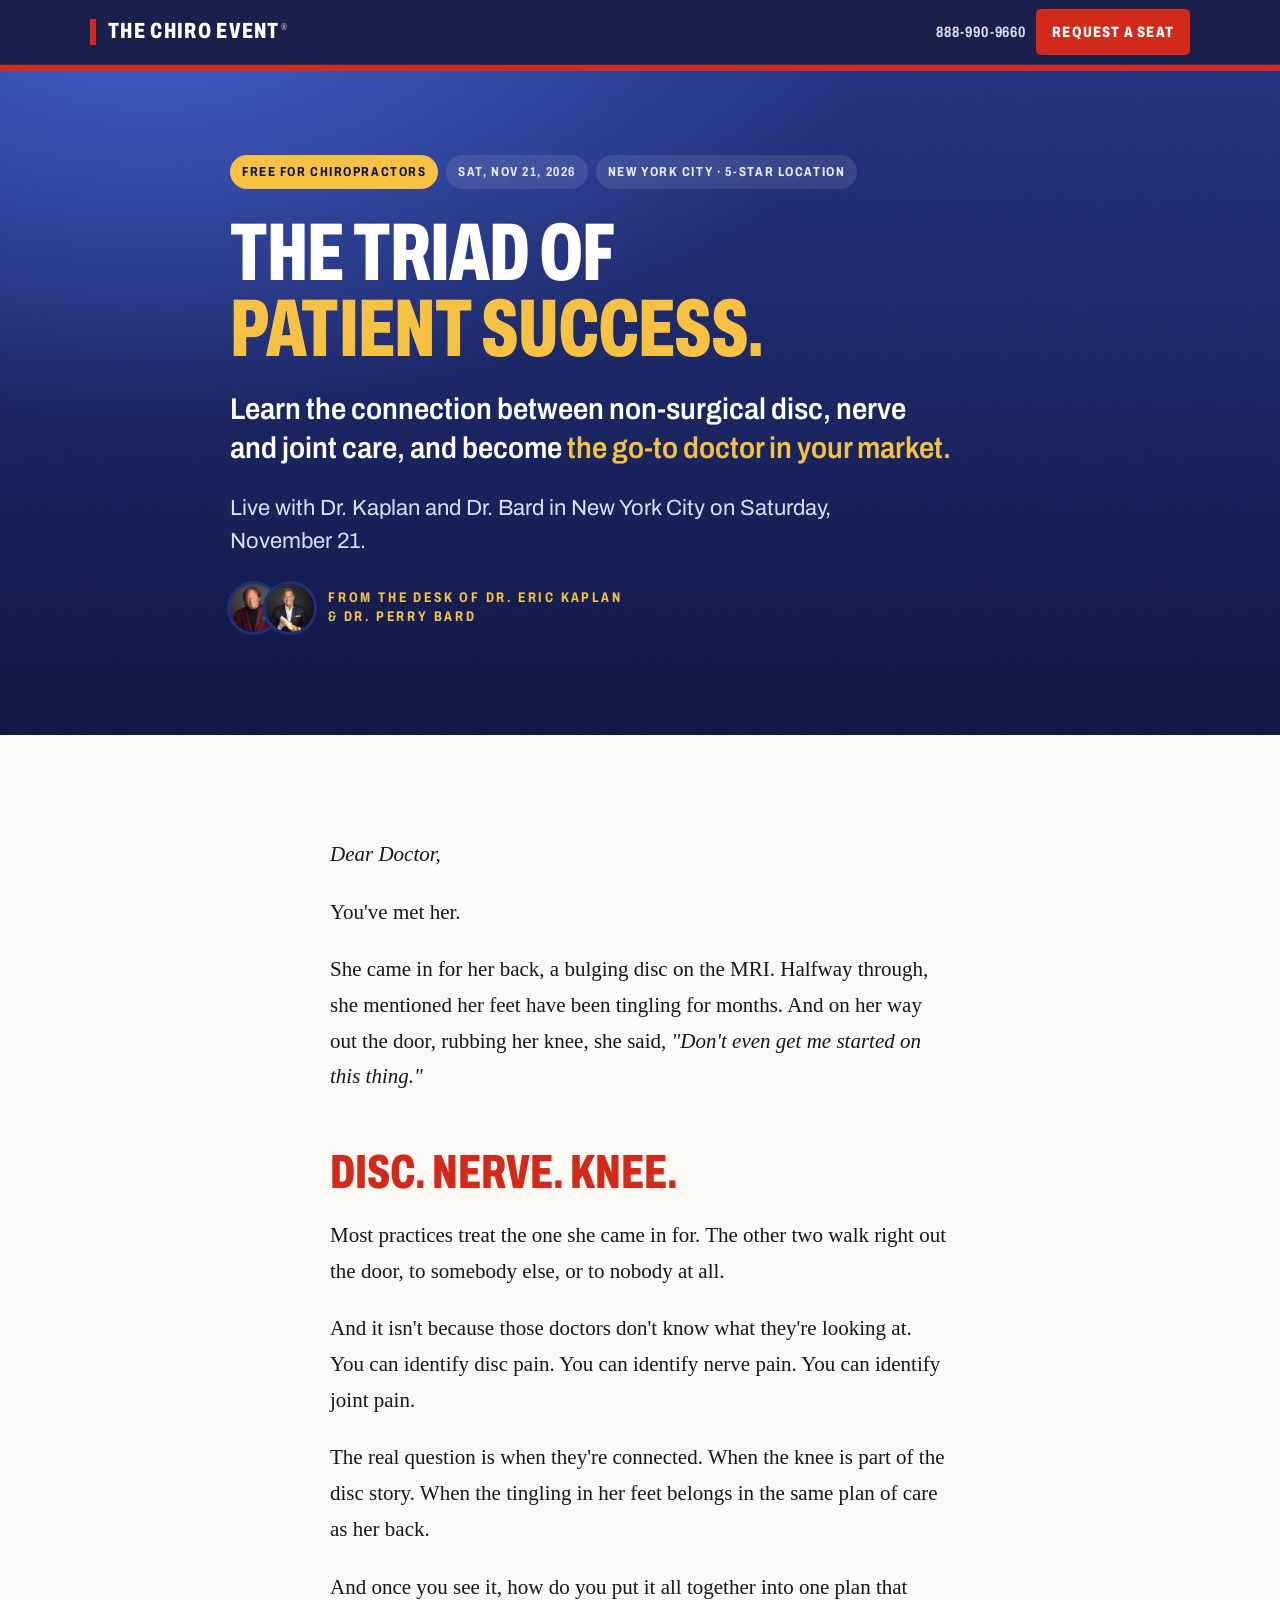
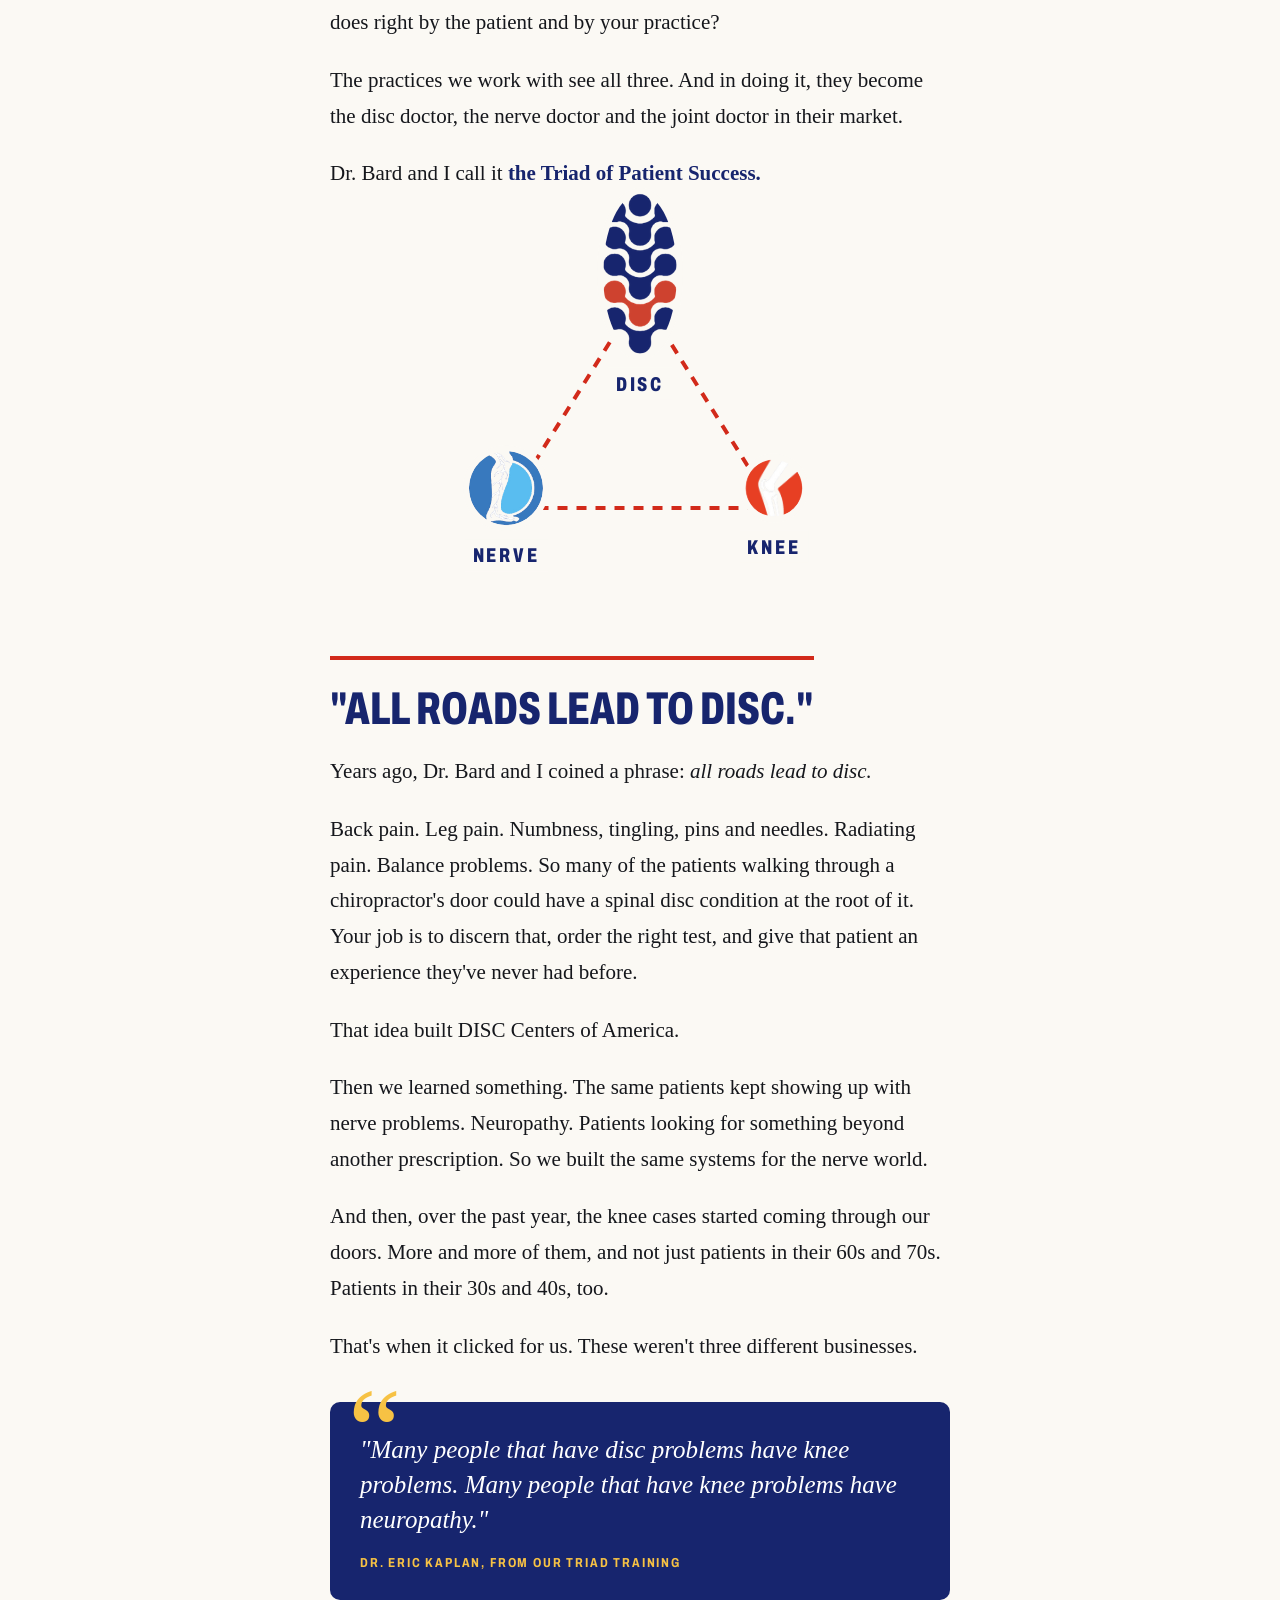
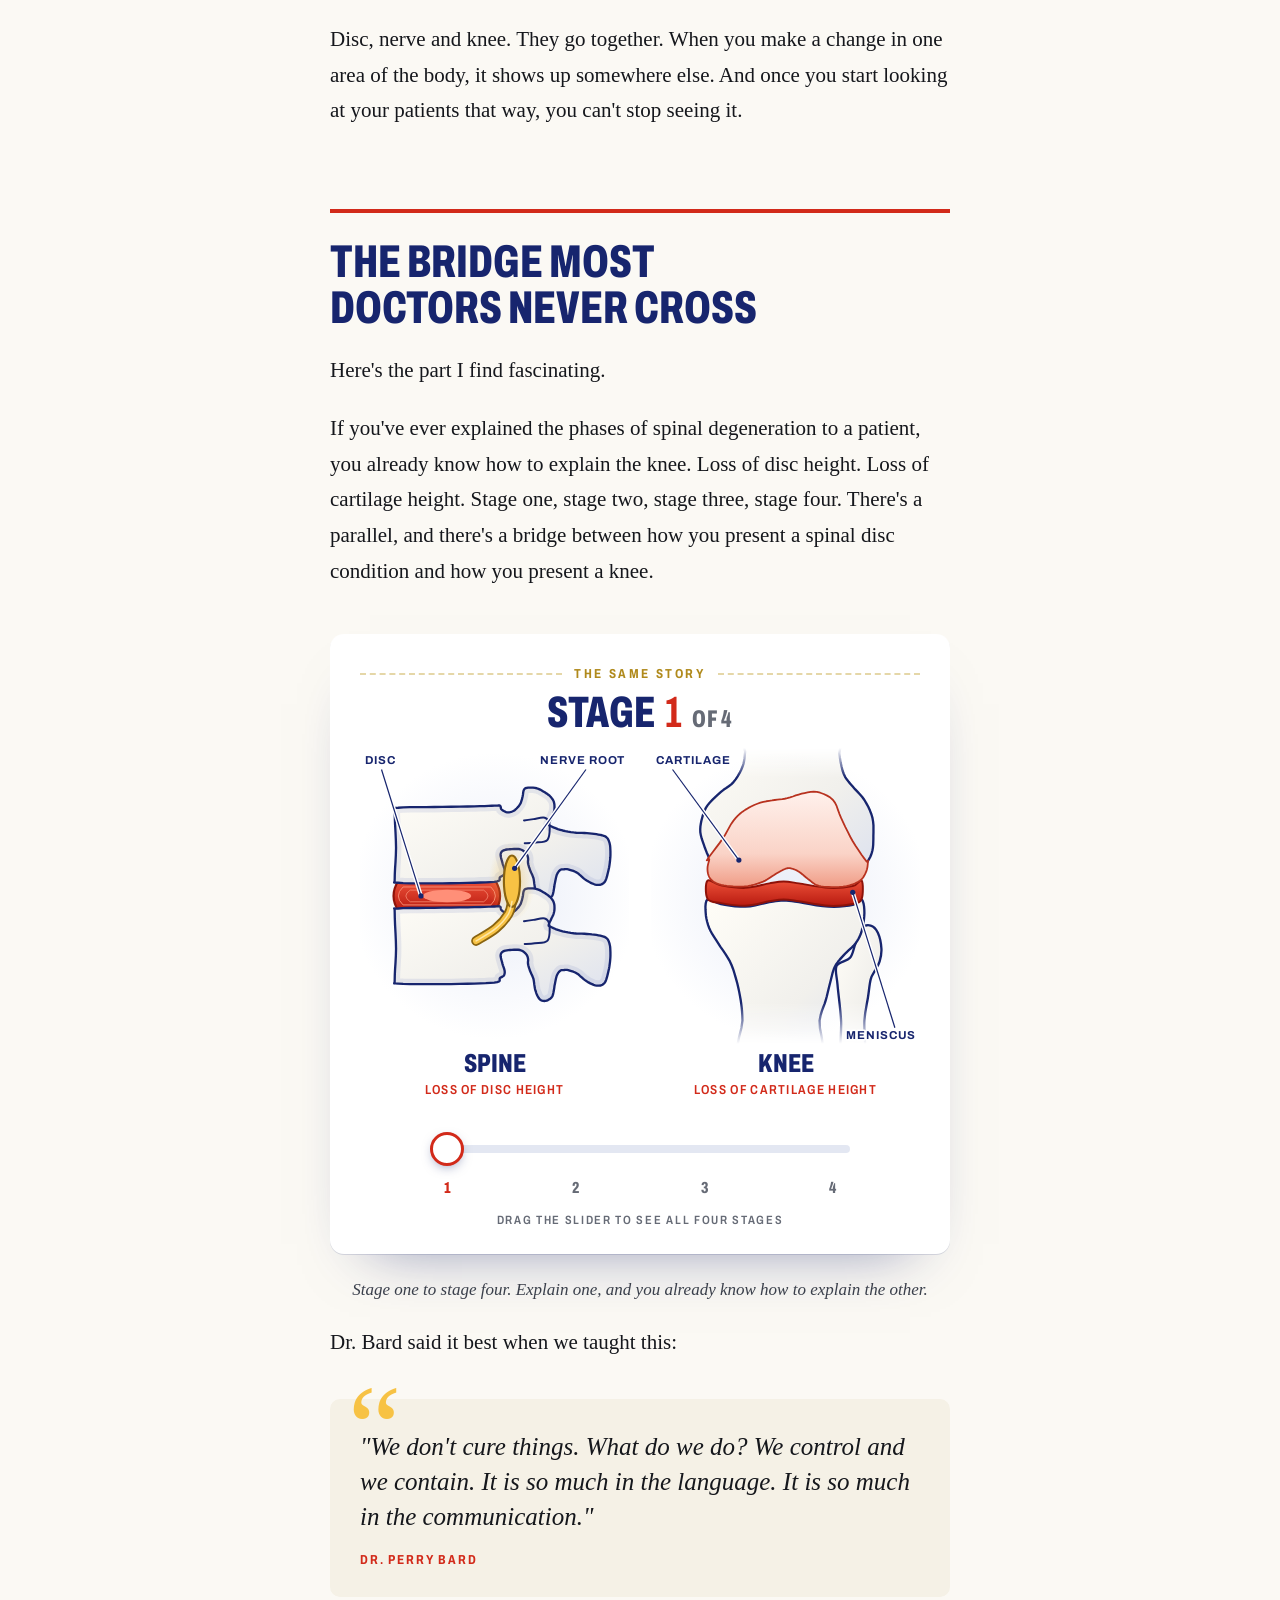
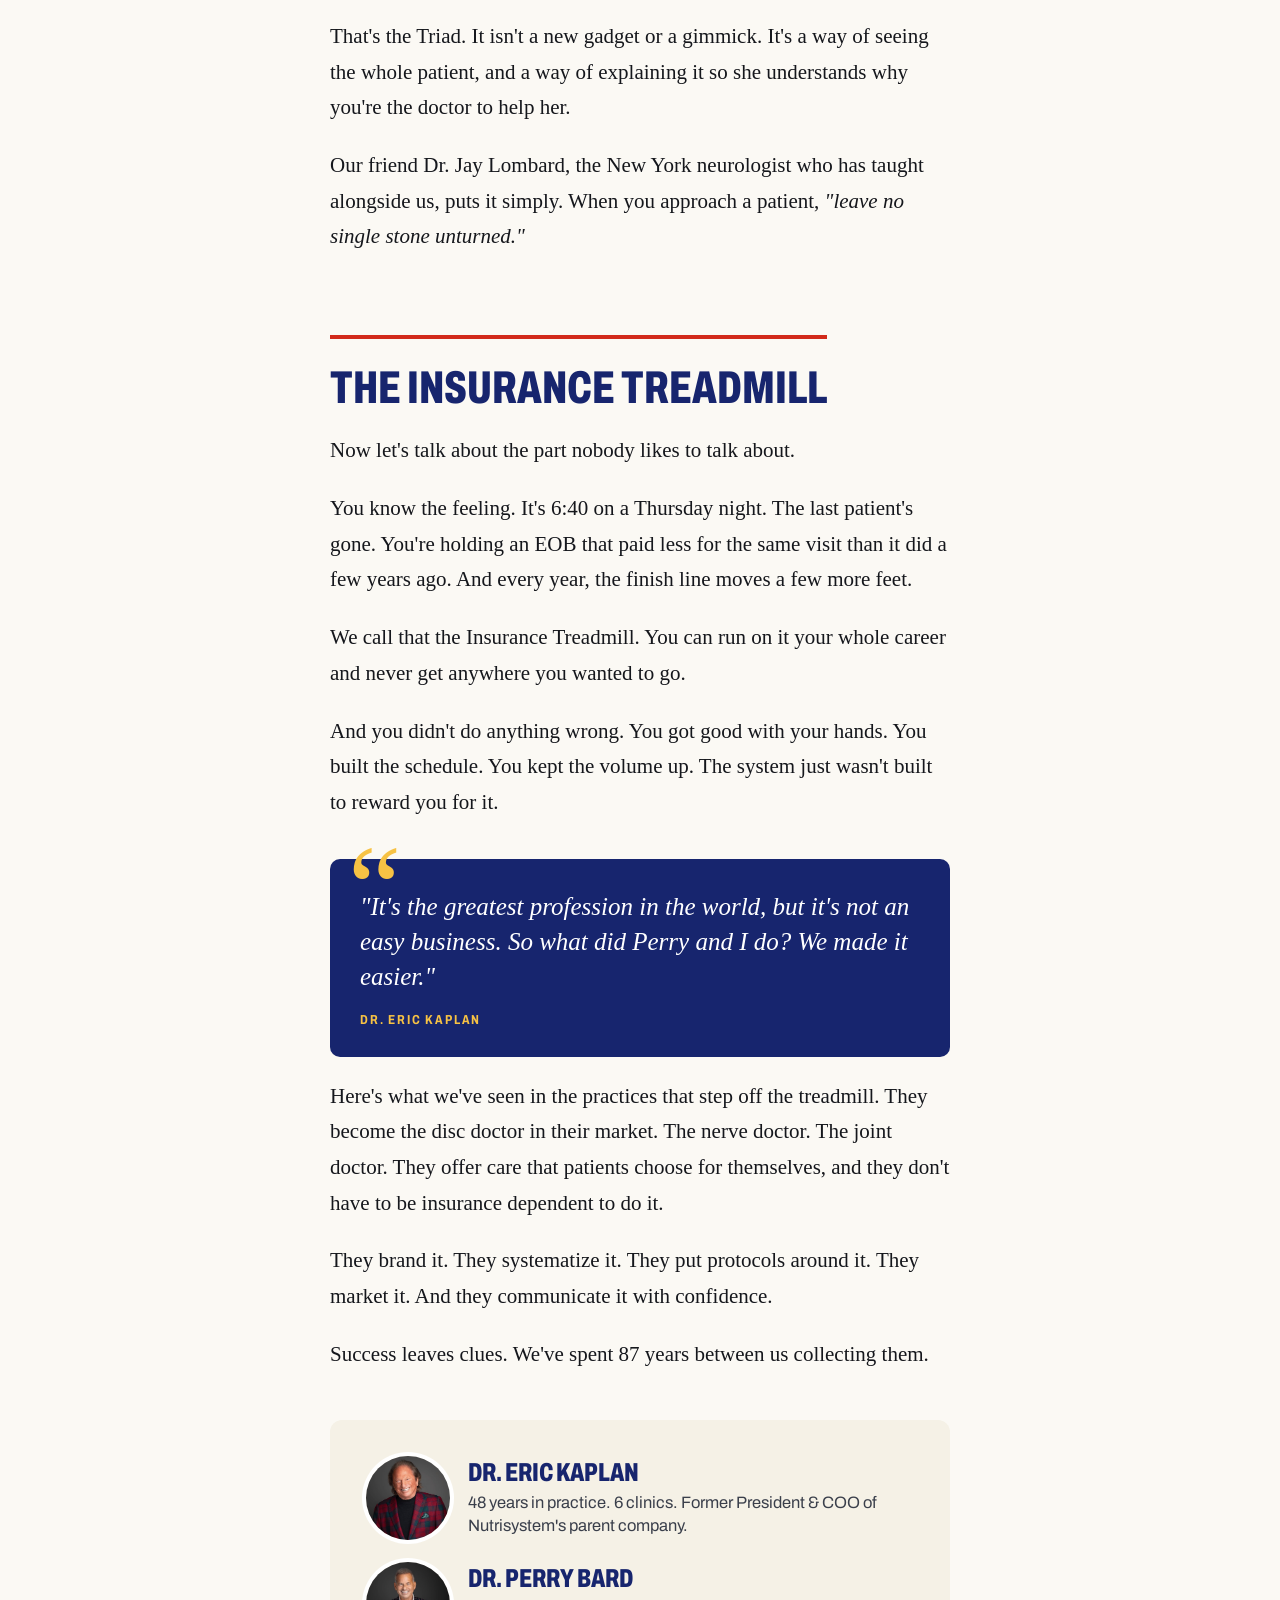
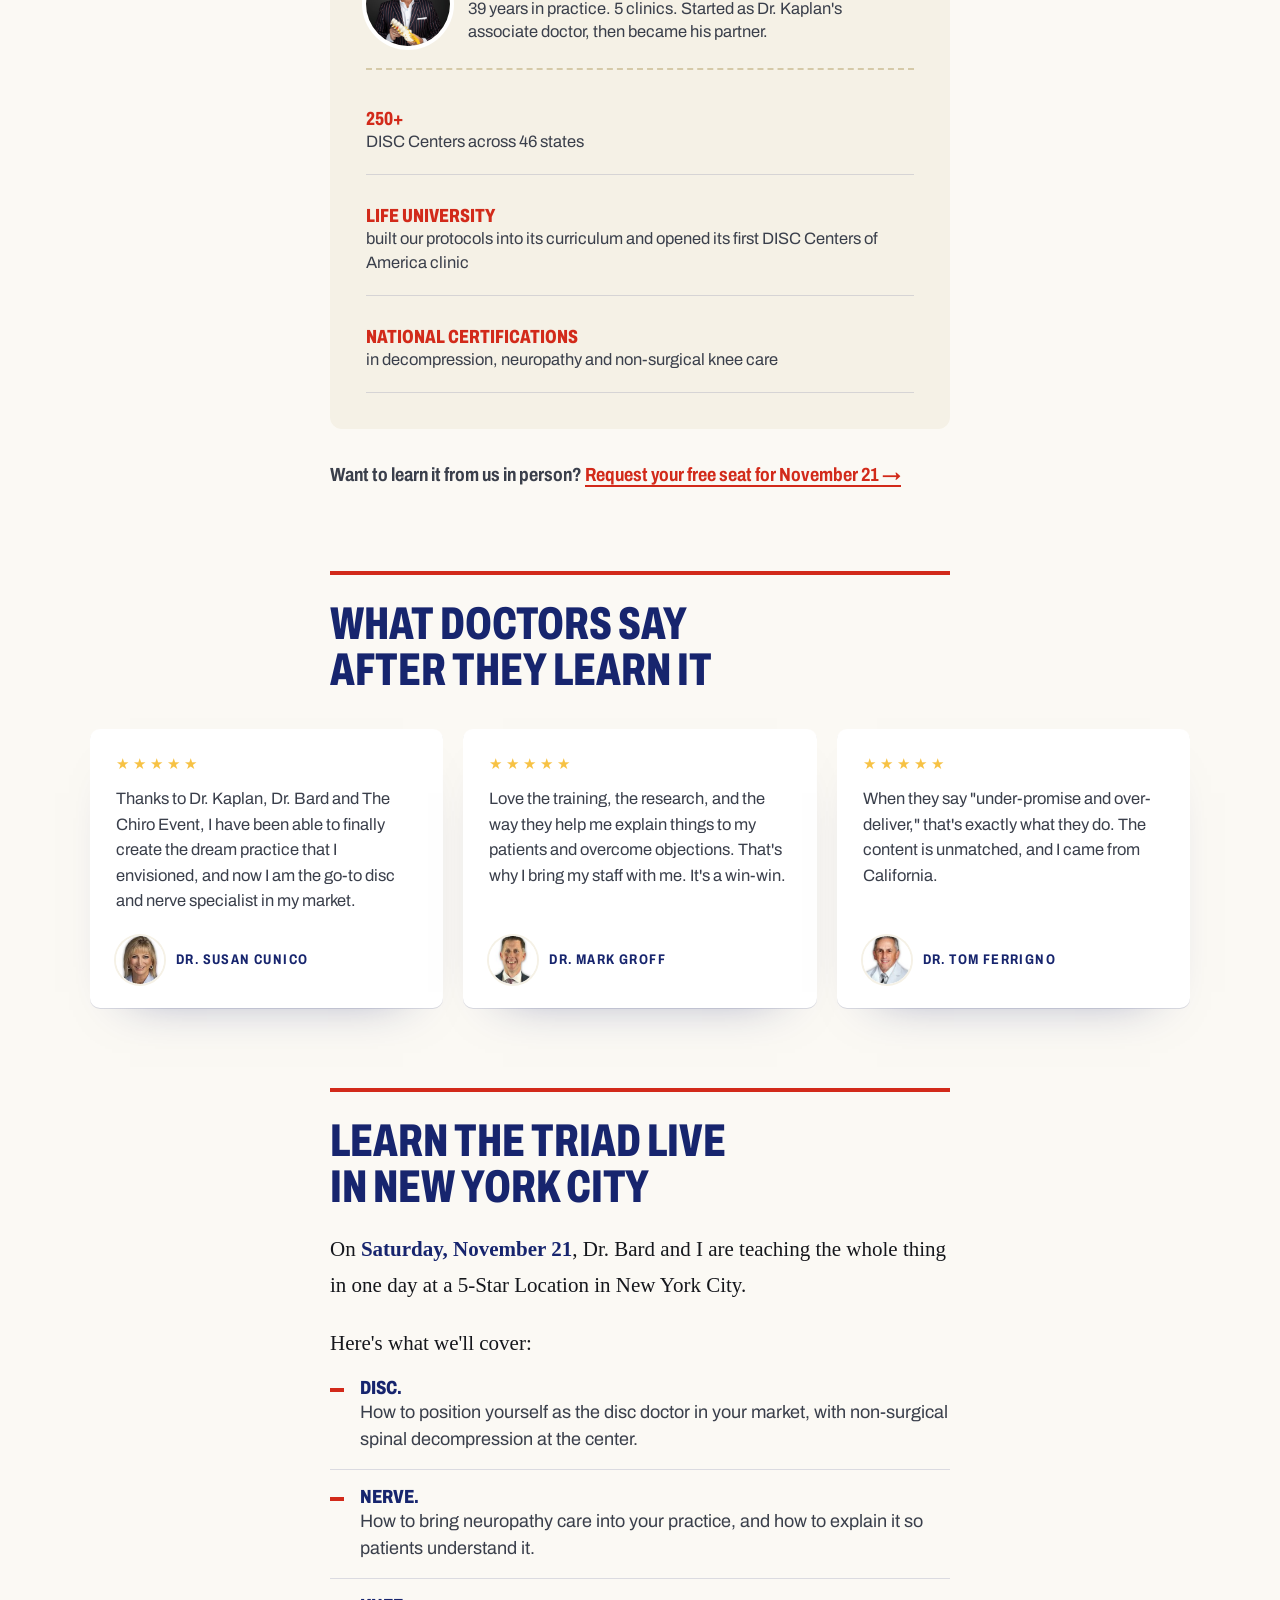
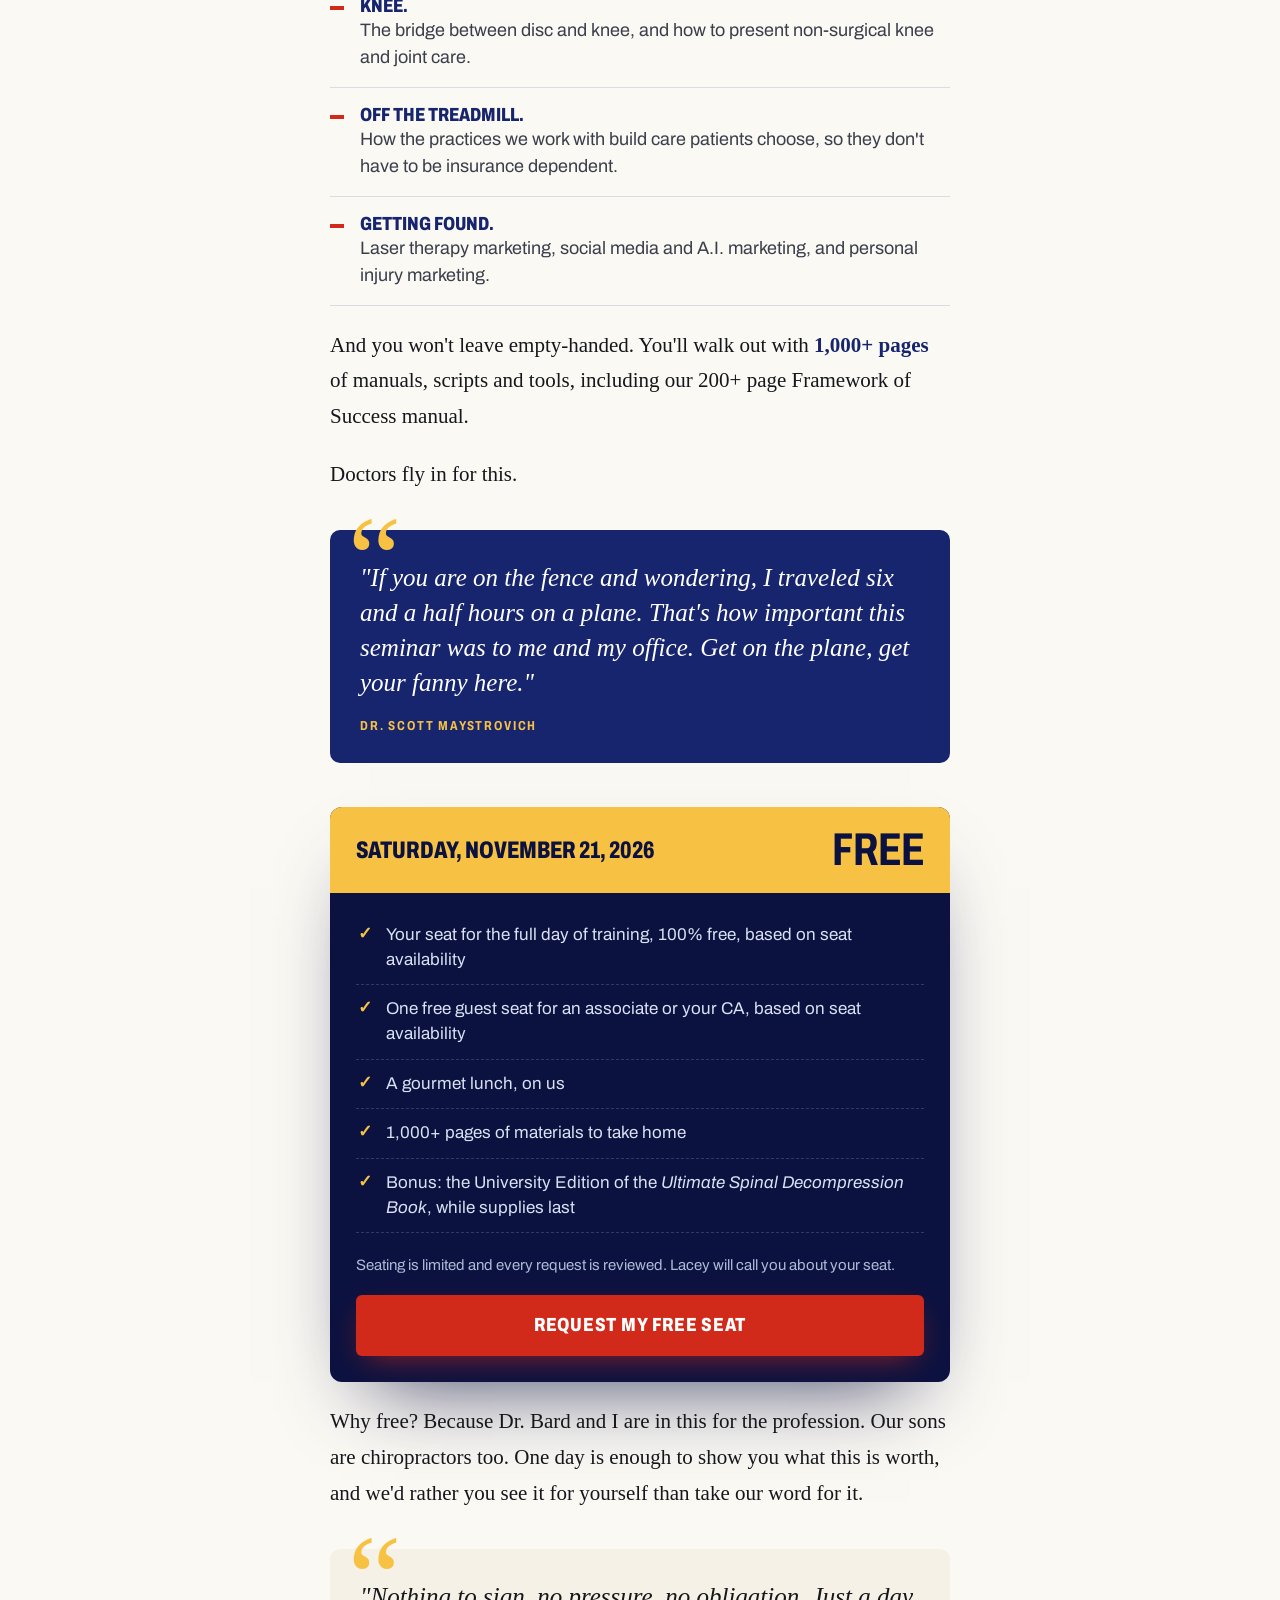
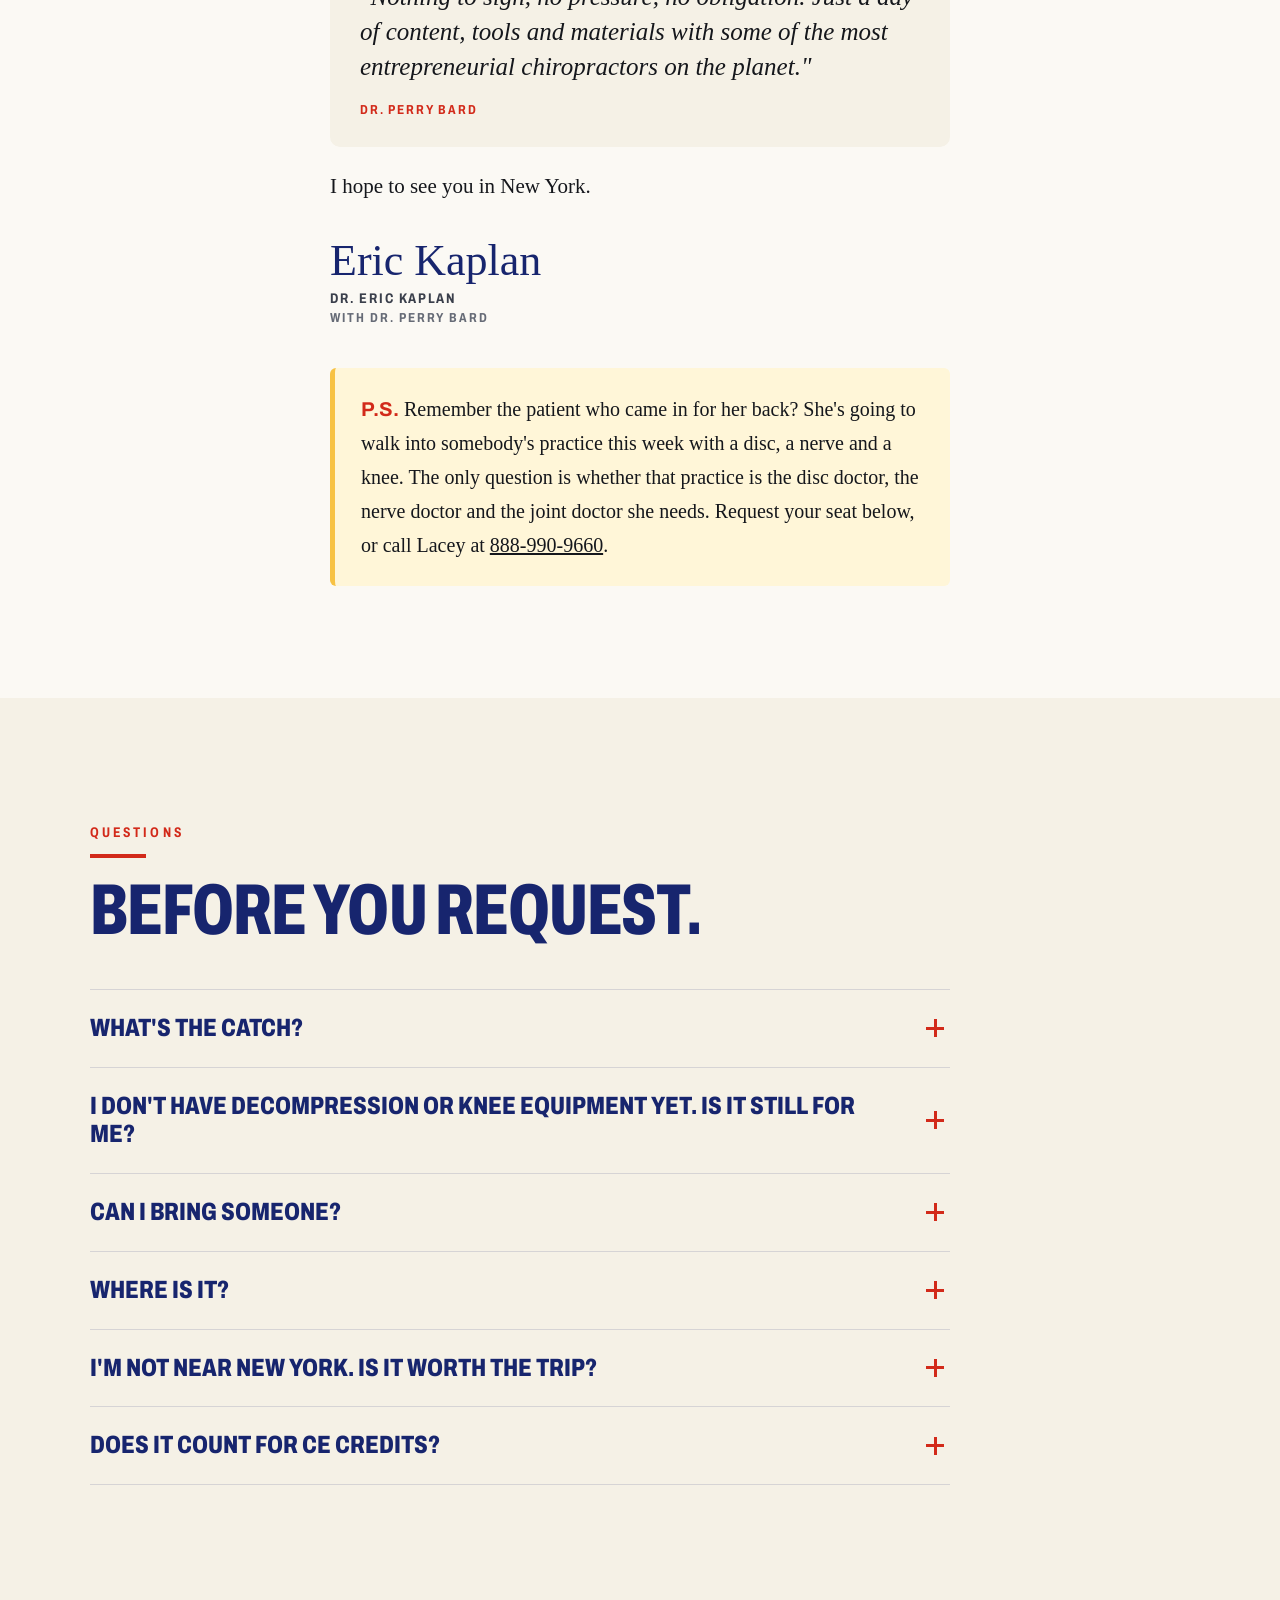
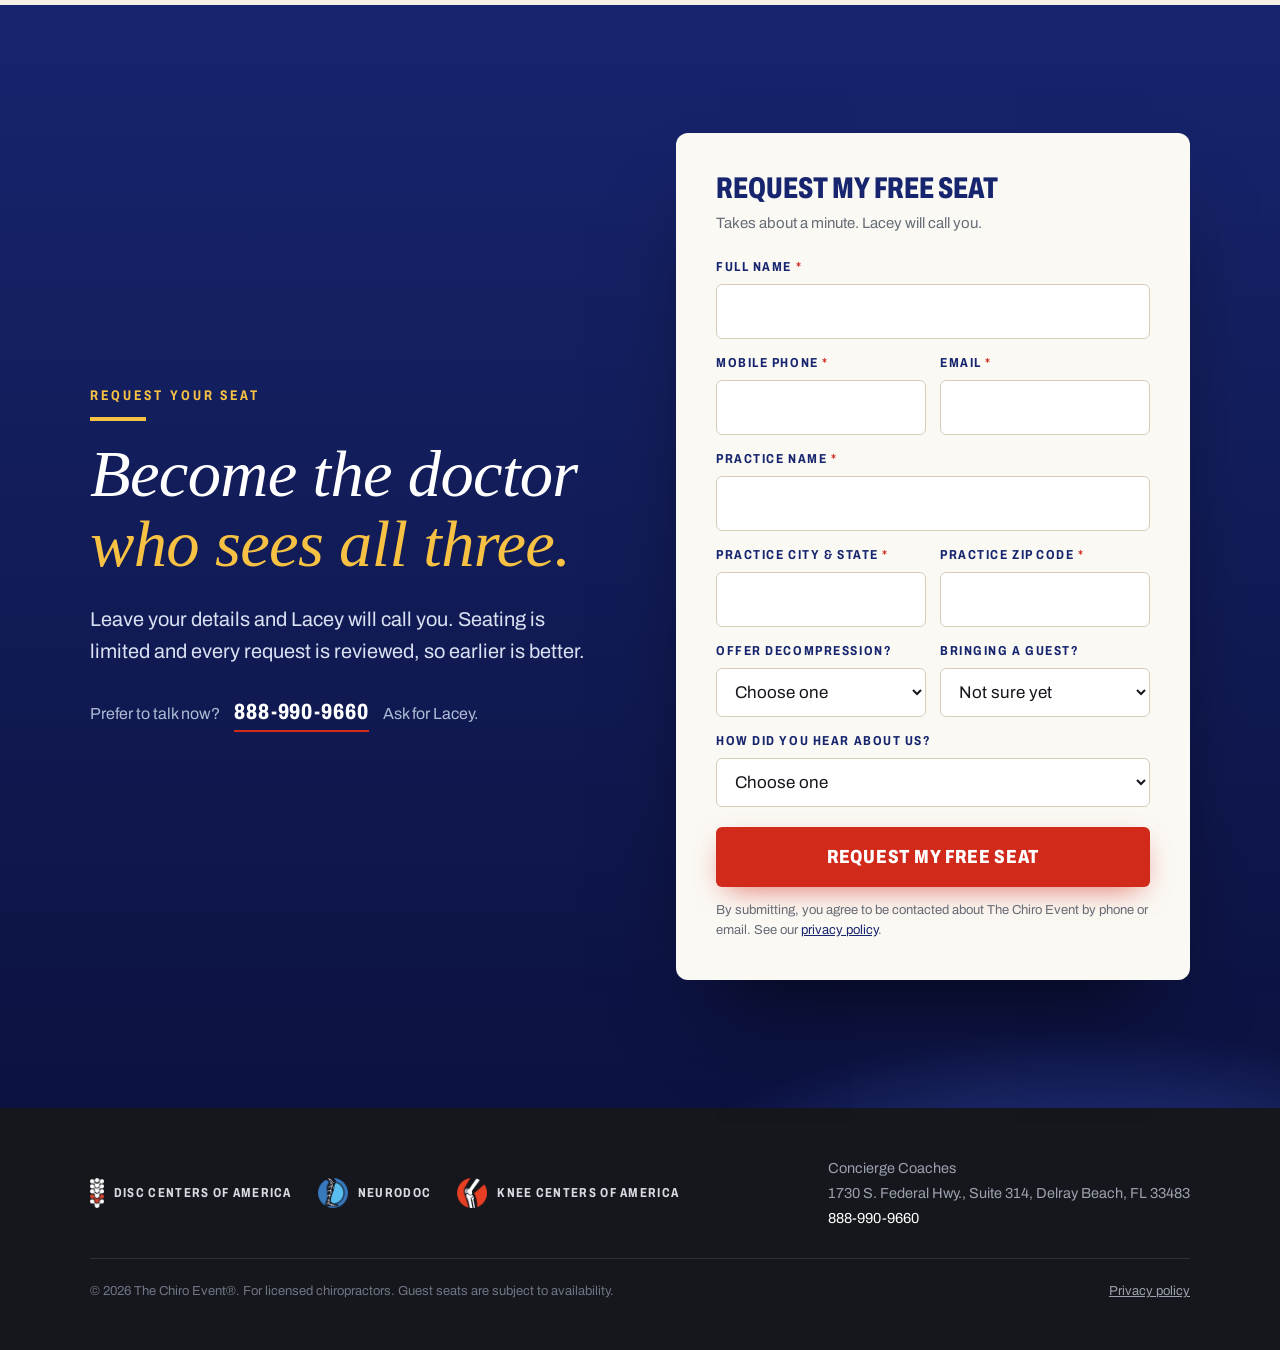
<file: triad/index.html>
<!DOCTYPE html>
<html lang="en">
<head>
<meta charset="utf-8">
<meta name="viewport" content="width=device-width, initial-scale=1, viewport-fit=cover">
<title>The Triad of Patient Success | The Chiro Event, New York City</title>
<meta name="description" content="The Triad of Patient Success: learn the connection between non-surgical disc, nerve and joint care, and become the go-to doctor in your market. A letter from Dr. Eric Kaplan on why top practices are building their care around the Triad, and how to learn it free in New York City on November 21, 2026.">
<link rel="canonical" href="https://chiroevent.com/triad/">
<meta name="theme-color" content="#17256E">
<link rel="icon" type="image/png" href="img/favicon.png">
<link rel="apple-touch-icon" href="img/apple-touch-icon.png">
<meta property="og:type" content="article">
<meta property="og:url" content="https://chiroevent.com/triad/">
<meta property="og:title" content="The Triad of Patient Success">
<meta property="og:description" content="Learn the connection between non-surgical disc, nerve and joint care, and become the go-to doctor in your market. Free in New York City on November 21.">
<meta property="og:image" content="https://chiroevent.com/triad/img/og.jpg">
<meta name="twitter:card" content="summary_large_image">
<script>(function(w,d,s,l,i){w[l]=w[l]||[];w[l].push({'gtm.start':new Date().getTime(),event:'gtm.js'});var f=d.getElementsByTagName(s)[0],j=d.createElement(s),dl=l!='dataLayer'?'&l='+l:'';j.async=true;j.src='https://www.googletagmanager.com/gtm.js?id='+i+dl;f.parentNode.insertBefore(j,f);})(window,document,'script','dataLayer','GTM-PWGPW53K');</script>
<script>!function(f,b,e,v,n,t,s){if(f.fbq)return;n=f.fbq=function(){n.callMethod?n.callMethod.apply(n,arguments):n.queue.push(arguments)};if(!f._fbq)f._fbq=n;n.push=n;n.loaded=!0;n.version='2.0';n.queue=[];t=b.createElement(e);t.async=!0;t.src=v;s=b.getElementsByTagName(e)[0];s.parentNode.insertBefore(t,s)}(window,document,'script','https://connect.facebook.net/en_US/fbevents.js');fbq('init','715430022447219');fbq('track','PageView');</script>
<link rel="preconnect" href="https://fonts.googleapis.com">
<link rel="preconnect" href="https://fonts.gstatic.com" crossorigin>
<link href="https://fonts.googleapis.com/css2?family=Archivo:wdth,wght@62..125,400..900&display=swap" rel="stylesheet">
<style>
:root{
  --navy:#17256E; --navy-2:#1E3080; --navy-dp:#0C1240; --red:#D22A1A; --red-dp:#A81F12;
  --gold:#F7C244; --cream:#F5F1E6; --paper:#FBF9F4; --ink:#15171C; --ink-2:#3A3F4B; --mute:#666B76;
  --line:rgba(23,37,110,.14); --maxw:1180px; --gut:clamp(20px,4vw,40px);
  --cond:"Archivo",Arial Narrow,Arial,sans-serif; --serif:Georgia,"Times New Roman",serif;
}
*{box-sizing:border-box}
html{scroll-behavior:smooth;-webkit-text-size-adjust:100%}
body{margin:0;background:var(--paper);color:var(--ink);font-family:var(--cond);font-stretch:100%;font-size:17px;line-height:1.6;-webkit-font-smoothing:antialiased;text-rendering:optimizeLegibility}
img{max-width:100%;display:block}
a{color:inherit}
h1,h2,h3,p{margin:0}
h1,h2,h3{text-wrap:balance}
[id]{scroll-margin-top:76px}
.wrap{max-width:var(--maxw);margin:0 auto;padding:0 var(--gut)}
.cond{font-stretch:68%;font-weight:800;letter-spacing:-.01em;text-transform:uppercase;line-height:.95}
.serif{font-family:var(--serif);font-style:italic;font-weight:400;text-transform:none;letter-spacing:-.01em}
.eyebrow{font-stretch:75%;font-weight:700;font-size:14px;letter-spacing:.22em;text-transform:uppercase;color:var(--red);display:inline-flex;flex-direction:column;gap:10px}
.eyebrow::after{content:"";width:56px;height:4px;background:currentColor}
.eyebrow.gold{color:var(--gold)}
.sec{padding:clamp(72px,10vw,120px) 0}
.sec-h{font-size:clamp(40px,6vw,72px);color:var(--navy);margin-top:18px}
.lede{font-size:clamp(18px,1.7vw,20px);color:var(--ink-2);max-width:640px;margin-top:20px}

.btn{display:inline-flex;align-items:center;justify-content:center;gap:12px;text-decoration:none;font-family:var(--cond);font-stretch:78%;font-weight:800;font-size:19px;letter-spacing:.04em;text-transform:uppercase;padding:20px 30px;border-radius:6px;transition:transform .2s ease,background-color .2s ease,box-shadow .2s ease;cursor:pointer;border:0;line-height:1.1}
.btn-red{background:var(--red);color:#fff;box-shadow:0 10px 30px -10px rgba(210,42,26,.7)}
.btn-red:hover{background:var(--red-dp);transform:translateY(-2px)}
.btn-ghost{color:#fff;box-shadow:inset 0 0 0 2px rgba(255,255,255,.35);background:transparent}
.btn-ghost:hover{box-shadow:inset 0 0 0 2px #fff}
.btn svg{width:20px;height:20px;flex:none}

.top{position:sticky;top:0;z-index:40;background:rgba(12,18,64,.94);backdrop-filter:saturate(1.4) blur(10px);-webkit-backdrop-filter:saturate(1.4) blur(10px);border-bottom:1px solid rgba(255,255,255,.08)}
.top .wrap{display:flex;align-items:center;justify-content:space-between;height:64px;gap:12px}
.mark{display:flex;align-items:center;gap:12px;text-decoration:none;color:#fff;font-stretch:70%;font-weight:800;font-size:22px;letter-spacing:.06em;white-space:nowrap}
.mark sup{font-size:10px;font-weight:600;opacity:.7;margin-left:1px;vertical-align:super}
.mark .bar{width:6px;height:26px;background:var(--red)}
.top-actions{display:flex;align-items:center;gap:10px}
.top-tel{display:none;align-items:center;gap:8px;text-decoration:none;color:#D9E1F2;font-stretch:78%;font-weight:700;font-size:15px;letter-spacing:.06em}
.top-tel:hover{color:#fff}
@media (min-width:760px){.top-tel{display:inline-flex}}
.top-cta{text-decoration:none;color:#fff;background:var(--red);font-stretch:75%;font-weight:800;font-size:15px;letter-spacing:.08em;text-transform:uppercase;padding:11px 16px;border-radius:5px;white-space:nowrap}
.top-cta:hover{background:var(--red-dp)}

.hero{position:relative;overflow:hidden;background:radial-gradient(1200px 700px at 12% -10%,#3E5BC8 0,rgba(62,91,200,0) 60%),linear-gradient(180deg,var(--navy-2),var(--navy-dp));color:#fff;padding:clamp(40px,6vw,88px) 0 clamp(56px,8vw,100px)}
.hero::before{content:"";position:absolute;inset:0;opacity:.07;background-image:url("data:image/svg+xml,%3Csvg xmlns='http://www.w3.org/2000/svg' width='180' height='180'%3E%3Cfilter id='n'%3E%3CfeTurbulence type='fractalNoise' baseFrequency='.9' numOctaves='2' stitchTiles='stitch'/%3E%3C/filter%3E%3Crect width='100%25' height='100%25' filter='url(%23n)'/%3E%3C/svg%3E");pointer-events:none}
.hero::after{content:"";position:absolute;left:0;right:0;top:0;height:6px;background:var(--red)}
.hero .wrap{position:relative;display:grid;gap:clamp(36px,5vw,64px);grid-template-columns:1fr}
@media (min-width:980px){.hero .wrap{grid-template-columns:1.4fr 1fr;align-items:center}}
.chips{display:flex;flex-wrap:wrap;gap:8px}
.chip{font-stretch:78%;font-weight:700;font-size:13px;letter-spacing:.12em;text-transform:uppercase;padding:7px 12px;border-radius:999px;background:rgba(255,255,255,.1);color:#E6ECF8;white-space:nowrap}
.chip.free{background:var(--gold);color:var(--navy-dp)}
.hosts{display:flex;align-items:center;gap:14px;margin-top:26px}
.hosts .faces{display:flex}
.hosts .faces img{width:48px;height:48px;border-radius:50%;object-fit:cover;object-position:50% 12%;box-shadow:0 0 0 3px var(--navy-2);background:#2B2E35}
.hosts .faces img+img{margin-left:-12px}
.hosts span{font-stretch:75%;font-weight:700;font-size:14px;letter-spacing:.2em;text-transform:uppercase;color:var(--gold);line-height:1.35}
.hero h1{font-size:clamp(44px,6.4vw,86px);margin-top:20px;line-height:.92;font-stretch:62%}
.hero h1 .gold{color:var(--gold);display:block}
.hero .sub{font-size:clamp(18px,1.9vw,22px);line-height:1.5;color:#D9E1F2;max-width:560px;margin-top:24px}
.hero .ctas{display:flex;flex-wrap:wrap;gap:14px;margin-top:34px}
.hero .ctas .btn{flex:1 1 100%}
@media (min-width:560px){.hero .ctas .btn{flex:0 0 auto}}

.ticket{position:relative;background:var(--cream);color:var(--ink);border-radius:10px;box-shadow:0 40px 80px -30px rgba(0,0,0,.6);overflow:hidden}
.ticket .band{background:var(--red);color:#fff;padding:22px 26px 20px;display:flex;justify-content:space-between;align-items:flex-end;gap:12px}
.ticket .band .d{font-stretch:68%;font-weight:800;font-size:34px;line-height:1;text-transform:uppercase}
.ticket .band .d span{display:block;font-size:14px;letter-spacing:.2em;font-weight:700;opacity:.85;margin-bottom:8px}
.ticket .band .cd{text-align:right;font-stretch:75%;font-weight:700;font-size:13px;letter-spacing:.14em;text-transform:uppercase;line-height:1.3;white-space:nowrap}
.ticket .band .cd b{display:block;font-size:34px;letter-spacing:0;font-weight:800;font-stretch:68%;line-height:1}
.ticket .body{padding:22px 26px 8px;margin:0}
.ticket .row{display:flex;justify-content:space-between;gap:16px;padding:12px 0;border-bottom:1px dashed #D5C9A8;font-size:16px}
.ticket .row:last-child{border-bottom:0}
.ticket .row dt{color:var(--mute);font-stretch:80%;font-weight:600;text-transform:uppercase;letter-spacing:.1em;font-size:13px;padding-top:3px}
.ticket .row dd{margin:0;text-align:right;font-weight:600;color:var(--navy);line-height:1.4}
.ticket .row dd small{display:block;font-weight:500;color:var(--mute);font-size:14px}
.ticket .price{display:flex;align-items:baseline;justify-content:flex-end;gap:12px}
.ticket .price s{color:#9A9486;font-weight:600;text-decoration-thickness:2px;text-decoration-color:var(--red)}
.ticket .price strong{font-stretch:68%;font-weight:800;font-size:30px;text-transform:uppercase;color:var(--red);line-height:1}
.ticket .perf{position:relative;height:0;border-top:2px dashed #D5C9A8;margin:0 26px}
.ticket .perf::before,.ticket .perf::after{content:"";position:absolute;top:-13px;width:24px;height:24px;border-radius:50%;background:var(--navy-dp)}
.ticket .perf::before{left:-39px}.ticket .perf::after{right:-39px}
.ticket .foot{padding:16px 26px 22px;font-size:14px;color:var(--mute);line-height:1.45}

.proofbar{background:var(--navy-dp);color:#fff;padding:clamp(40px,5vw,56px) 0;border-top:1px solid rgba(255,255,255,.06)}
.proofbar .wrap{display:grid;gap:36px;grid-template-columns:1fr;align-items:center}
@media (min-width:980px){.proofbar .wrap{grid-template-columns:1fr 1.25fr}}
.pb-q{display:flex;align-items:center;gap:18px}
.pb-q .faces{display:flex;flex:none}
.pb-q .faces img{width:44px;height:44px;border-radius:50%;object-fit:cover;box-shadow:0 0 0 3px var(--navy-dp);background:#fff}
.pb-q .faces img+img{margin-left:-12px}
.pb-q p{font-family:var(--serif);font-style:italic;font-size:19px;line-height:1.4;color:#E6ECF8}
.pb-q p span{display:block;margin-top:6px;font-family:var(--cond);font-style:normal;font-stretch:78%;font-weight:700;font-size:12px;letter-spacing:.14em;text-transform:uppercase;color:var(--gold)}
.pb-stats{display:grid;grid-template-columns:repeat(2,1fr);gap:22px 20px}
@media (min-width:640px){.pb-stats{grid-template-columns:repeat(4,1fr)}}
.stat .v{font-stretch:62%;font-weight:800;font-size:clamp(44px,5vw,60px);line-height:.9;color:#fff;font-variant-numeric:tabular-nums}
.stat .v em{font-style:normal;color:var(--gold)}
.stat .k{margin-top:10px;font-stretch:80%;font-weight:600;font-size:13px;letter-spacing:.12em;text-transform:uppercase;color:#AEBBD6;line-height:1.35}

.order{background:var(--cream)}
.order .wrap{display:grid;gap:56px;grid-template-columns:1fr}
@media (min-width:980px){.order .wrap{grid-template-columns:1fr 1.1fr;align-items:center}}
.order .motto{font-size:clamp(26px,2.8vw,34px);line-height:1.25;color:var(--navy);margin-top:26px;max-width:520px}
.order .after{font-size:clamp(18px,1.7vw,20px);line-height:1.55;color:var(--ink-2);margin-top:18px;max-width:500px}
.rank{--rh:clamp(76px,9vw,104px);background:var(--paper);border-radius:10px;padding:28px clamp(18px,3vw,34px) 34px;box-shadow:0 30px 60px -40px rgba(23,37,110,.45)}
.rank-lbl{position:relative;height:22px;font-stretch:75%;font-weight:700;font-size:14px;letter-spacing:.22em;text-transform:uppercase;color:var(--red)}
.rank-lbl span{position:absolute;left:0;top:0;transition:opacity .35s ease,transform .45s cubic-bezier(.2,.8,.2,1)}
.rank-lbl .b{opacity:0;transform:translateY(14px)}
.rank.sorted .rank-lbl .a{opacity:0;transform:translateY(-14px)}
.rank.sorted .rank-lbl .b{opacity:1;transform:none}
.rank-list{position:relative;height:calc(var(--rh) * 3);margin-top:18px;border-top:1px solid var(--line)}
.rank-list .slot{position:absolute;left:0;right:0;height:var(--rh);border-bottom:1px solid var(--line);display:flex;align-items:center}
.rank-list .slot:nth-child(1){top:0}.rank-list .slot:nth-child(2){top:var(--rh)}.rank-list .slot:nth-child(3){top:calc(var(--rh)*2)}
.rank-list .n{width:clamp(56px,7vw,84px);font-stretch:62%;font-weight:300;font-size:calc(var(--rh)*.78);color:rgba(23,37,110,.28);line-height:1;text-align:center;position:relative;z-index:2;transition:color .3s ease .15s}
.rank-list .hl{position:absolute;inset:6px -10px;background:var(--red);transform:scaleX(0);transform-origin:left;transition:transform .5s cubic-bezier(.7,0,.2,1)}
.rank.sorted .hl{transform:scaleX(1);transition-delay:1.15s}
.rank.sorted .slot:first-child .n{color:rgba(245,241,230,.9);transition-delay:1.3s}
.rank-list .w{position:absolute;left:clamp(72px,9vw,108px);top:0;height:var(--rh);display:flex;align-items:center;font-stretch:66%;font-weight:800;font-size:calc(var(--rh)*.56);text-transform:uppercase;color:var(--navy);line-height:1;z-index:3;white-space:nowrap}
.w.chiro{transform:translateY(calc(var(--rh)*2))}
.w.drugs{transform:translateY(var(--rh))}
.rank.sorted .w.surgery{animation:surgery 1.2s cubic-bezier(.6,0,.2,1) forwards}
.rank.sorted .w.chiro{animation:chiro 1.2s cubic-bezier(.7,0,.2,1) forwards;color:var(--cream);transition:color .2s ease 1.6s}
.rank.sorted .w.drugs{animation:drugs 1.2s ease forwards}
@keyframes surgery{0%{transform:translate(0,0);opacity:1}35%{transform:translate(110%,0);opacity:0}60%{transform:translate(70%,calc(var(--rh)*2));opacity:0}100%{transform:translate(0,calc(var(--rh)*2));opacity:.3}}
@keyframes chiro{0%,15%{transform:translateY(calc(var(--rh)*2))}100%{transform:translateY(0)}}
@keyframes drugs{0%{transform:translateY(var(--rh));opacity:1}45%{opacity:.15}100%{transform:translateY(var(--rh));opacity:.75}}
.rank .replay{margin-top:18px;background:none;border:0;padding:6px 0;font:inherit;font-stretch:80%;font-weight:600;font-size:14px;letter-spacing:.1em;text-transform:uppercase;color:var(--mute);cursor:pointer;display:inline-flex;gap:8px;align-items:center}
.rank .replay:hover{color:var(--navy)}

.day{background:#fff}
.day .cards{display:grid;gap:20px;margin-top:52px;grid-template-columns:1fr}
@media (min-width:900px){.day .cards{grid-template-columns:repeat(3,1fr)}}
.card{background:var(--paper);border-radius:10px;padding:32px 28px 30px;box-shadow:0 1px 0 var(--line),0 24px 50px -36px rgba(23,37,110,.5);position:relative;overflow:hidden}
.card::before{content:"";position:absolute;left:0;top:0;right:0;height:4px;background:var(--navy)}
.card:nth-child(2)::before{background:var(--red)}
.card:nth-child(3)::before{background:var(--gold)}
.card .no{font-stretch:62%;font-weight:800;font-size:64px;line-height:1;color:rgba(23,37,110,.12)}
.card h3{font-stretch:70%;font-weight:800;font-size:29px;line-height:1.02;text-transform:uppercase;color:var(--navy);margin-top:12px}
.card .by{margin-top:10px;font-stretch:80%;font-weight:600;font-size:13px;letter-spacing:.14em;text-transform:uppercase;color:var(--red)}
.card p{margin-top:14px;color:var(--ink-2);font-size:16.5px}
.sub-h{margin-top:clamp(64px,8vw,96px);font-stretch:70%;font-weight:800;font-size:clamp(30px,3.6vw,44px);text-transform:uppercase;color:var(--navy);line-height:1}
.cols{display:grid;gap:44px;margin-top:36px;grid-template-columns:1fr}
@media (min-width:900px){.cols{grid-template-columns:1fr 1fr;gap:72px}}
.col h3{font-stretch:75%;font-weight:700;font-size:15px;letter-spacing:.22em;color:var(--navy);text-transform:uppercase;padding-bottom:14px;border-bottom:3px solid var(--navy)}
.col.biz h3{color:var(--red);border-color:var(--red)}
.col ul{list-style:none;margin:0;padding:0}
.col li{padding:20px 0;border-bottom:1px solid var(--line)}
.col li b{display:block;font-stretch:78%;font-weight:800;font-size:21px;line-height:1.15;color:var(--navy)}
.col li span{display:block;margin-top:6px;color:var(--ink-2);font-size:16.5px}

.docs{background:var(--cream)}
.docs .pioneer{font-size:clamp(20px,2vw,24px);color:var(--ink-2);margin-top:22px;max-width:680px;line-height:1.45}
.docs .grid{display:grid;gap:24px;margin-top:52px;grid-template-columns:1fr}
@media (min-width:900px){.docs .grid{grid-template-columns:1fr 1fr}}
.doc{background:var(--paper);border-radius:10px;padding:30px 26px;display:grid;grid-template-columns:1fr;gap:20px;align-items:start;box-shadow:0 24px 50px -40px rgba(23,37,110,.55)}
@media (min-width:560px){.doc{grid-template-columns:auto 1fr;gap:24px;padding:34px 32px}}
.doc .ph{width:min(200px,62%);aspect-ratio:480/528;border-radius:8px;overflow:hidden;background:#2B2E35;box-shadow:0 22px 34px -20px rgba(12,18,64,.55)}
@media (min-width:560px){.doc .ph{width:170px}}
.doc .ph img{width:100%;height:100%;object-fit:cover;object-position:50% 18%}
.doc h3{font-stretch:70%;font-weight:800;font-size:32px;text-transform:uppercase;color:var(--navy);line-height:1}
.doc .cred{margin-top:6px;font-stretch:80%;font-weight:600;font-size:13px;letter-spacing:.14em;text-transform:uppercase;color:var(--red)}
.doc ul{margin:18px 0 0;padding:0;list-style:none}
.doc li{position:relative;padding-left:22px;margin-top:10px;color:var(--ink-2);font-size:16.5px;line-height:1.5}
.doc li::before{content:"";position:absolute;left:0;top:.62em;width:10px;height:3px;background:var(--gold)}
.docs .together{margin-top:28px;display:flex;align-items:center;gap:20px;flex-wrap:wrap;font-size:17px;color:var(--ink-2)}
.docs .together .icons{display:flex;gap:12px}
.docs .together .icons img{height:44px;width:auto}
.shealy{margin:32px 0 0;background:var(--paper);border-radius:10px;padding:26px 24px;max-width:820px;display:flex;flex-direction:column;gap:20px}
@media (min-width:760px){.shealy{padding:30px 36px}}
.shealy p{font-family:var(--serif);font-style:italic;font-size:19px;line-height:1.5;color:var(--ink-2)}
.shealy figcaption{display:flex;align-items:center;gap:14px}
.shealy img{width:52px;height:52px;border-radius:50%;object-fit:cover;filter:grayscale(1)}
.shealy .who{font-stretch:78%;font-weight:700;font-size:13px;letter-spacing:.14em;text-transform:uppercase;color:var(--navy);line-height:1.4}

.life{background:var(--navy);color:#fff;padding:clamp(64px,8vw,96px) 0;position:relative;overflow:hidden;border-top:6px solid var(--gold)}
.life .wrap{display:grid;gap:28px;grid-template-columns:1fr}
@media (min-width:900px){.life .wrap{grid-template-columns:1fr 1.2fr;align-items:end}}
.life h2{font-size:clamp(44px,6.4vw,84px);color:var(--gold)}
.life h2 small{display:block;font-size:.34em;letter-spacing:.2em;font-weight:700;font-stretch:78%;color:#fff;opacity:.85;margin-bottom:14px}
.life p{font-size:clamp(18px,1.8vw,21px);line-height:1.55;color:#D9E1F2;max-width:560px}

.proof{background:var(--paper)}
.vids{display:grid;gap:20px;margin-top:52px;grid-template-columns:1fr}
@media (min-width:760px){.vids{grid-template-columns:repeat(2,1fr)}}
@media (min-width:1080px){.vids{grid-template-columns:2fr 1fr 1fr}.vids .v:first-child{grid-row:span 2}}
.v{position:relative;margin:0;border-radius:10px;overflow:hidden;background:var(--navy-dp);box-shadow:0 24px 50px -36px rgba(12,18,64,.7)}
.v .frame{position:relative;aspect-ratio:16/9;background:#0b0f2c}
.vids .v:first-child .frame{aspect-ratio:auto;height:100%;min-height:220px}
@media (min-width:1080px){.vids .v:first-child{display:flex;flex-direction:column}.vids .v:first-child .frame{flex:1}}
.v button{position:absolute;inset:0;width:100%;height:100%;border:0;padding:0;cursor:pointer;background:none}
.v button img{width:100%;height:100%;object-fit:cover;transition:transform .5s ease,opacity .3s ease;opacity:.88}
.v button:hover img{transform:scale(1.03);opacity:1}
.v .play{position:absolute;left:50%;top:50%;width:68px;height:68px;margin:-34px 0 0 -34px;border-radius:50%;background:var(--red);box-shadow:0 10px 30px -6px rgba(0,0,0,.6);display:flex;align-items:center;justify-content:center;transition:transform .2s ease}
.v button:hover .play{transform:scale(1.08)}
.v .play svg{width:26px;height:26px;margin-left:4px;fill:#fff}
.v iframe{position:absolute;inset:0;width:100%;height:100%;border:0}
.v figcaption{display:flex;justify-content:space-between;align-items:center;gap:10px;padding:14px 18px;color:#fff;font-stretch:78%;font-weight:700;font-size:14px;letter-spacing:.12em;text-transform:uppercase}
.v figcaption span{color:#AEBBD6;font-weight:600;letter-spacing:.08em}
.qgrid{display:grid;gap:20px;margin-top:20px;grid-template-columns:1fr}
@media (min-width:900px){.qgrid{grid-template-columns:1.5fr 1fr}}
.quote{border-radius:10px;padding:clamp(34px,4vw,52px);position:relative;margin:0}
.quote.big{background:var(--navy);color:#fff;padding-top:72px}
.quote.big::before{content:"\201C";position:absolute;top:-4px;left:28px;font-family:var(--serif);font-size:140px;line-height:1;color:var(--gold)}
@media (min-width:760px){.quote.big{padding-top:clamp(34px,4vw,52px)}.quote.big::before{top:-18px;font-size:180px}}
.quote.big p{font-family:var(--serif);font-style:italic;font-size:clamp(24px,2.6vw,32px);line-height:1.35;position:relative}
.quote .who{margin-top:26px;font-stretch:78%;font-weight:700;font-size:15px;letter-spacing:.14em;text-transform:uppercase;color:var(--gold)}
.quote.small{background:var(--cream);color:var(--ink);display:flex;flex-direction:column;justify-content:space-between;gap:24px}
.quote.small p{font-family:var(--serif);font-style:italic;font-size:20px;line-height:1.45;color:var(--ink-2)}
.quote.small .by{display:flex;align-items:center;gap:14px}
.quote.small img{width:56px;height:56px;border-radius:50%;object-fit:cover}
.quote.small .who{margin:0;color:var(--navy);font-size:13px;line-height:1.4}
.tgrid{display:grid;gap:20px;margin-top:20px;grid-template-columns:1fr}
@media (min-width:760px){.tgrid{grid-template-columns:1fr 1fr}}
@media (min-width:1080px){.tgrid{grid-template-columns:repeat(3,1fr)}}
.t{background:#fff;border-radius:10px;padding:28px 26px 24px;box-shadow:0 1px 0 var(--line),0 24px 50px -40px rgba(23,37,110,.5);display:flex;flex-direction:column;justify-content:space-between;gap:22px;margin:0}
.t .stars{color:var(--gold);letter-spacing:4px;font-size:15px;line-height:1}
.t p{margin-top:14px;font-size:16.5px;line-height:1.55;color:var(--ink-2)}
.t figcaption{display:flex;align-items:center;gap:12px}
.t img{width:48px;height:48px;border-radius:50%;object-fit:cover;box-shadow:0 0 0 2px var(--cream)}
.t .nm{font-stretch:78%;font-weight:700;font-size:14px;letter-spacing:.1em;text-transform:uppercase;color:var(--navy)}

.covered{background:var(--navy-dp);color:#fff}
.covered .sec-h{color:#fff}
.covered .lede{color:#C9D3EA}
.tk{margin-top:52px;background:var(--cream);color:var(--ink);border-radius:12px;overflow:hidden;box-shadow:0 50px 90px -40px rgba(0,0,0,.7)}
.tk-top{background:var(--gold);padding:26px clamp(24px,4vw,44px);display:flex;flex-wrap:wrap;justify-content:space-between;align-items:center;gap:16px;color:var(--navy-dp)}
.tk-top .d{font-stretch:66%;font-weight:800;font-size:clamp(30px,4vw,44px);text-transform:uppercase;line-height:1}
.tk-top .d span{display:block;font-size:14px;letter-spacing:.2em;font-weight:700;font-stretch:78%;opacity:.8;margin-top:8px}
.tk-top .p{display:flex;align-items:baseline;gap:14px;font-stretch:70%;font-weight:800;text-transform:uppercase}
.tk-top .p s{font-size:26px;opacity:.55;text-decoration-thickness:3px}
.tk-top .p b{font-size:clamp(36px,4.6vw,52px);line-height:1}
.tk-grid{display:grid;grid-template-columns:1fr;padding:12px clamp(24px,4vw,44px) 20px}
@media (min-width:760px){.tk-grid{grid-template-columns:1fr 1fr;column-gap:48px}}
@media (min-width:1080px){.tk-grid{grid-template-columns:repeat(3,1fr)}}
.tk-item{padding:22px 0;border-bottom:1px dashed #D5C9A8}
.tk-item b{display:block;font-stretch:76%;font-weight:800;font-size:22px;text-transform:uppercase;color:var(--navy);line-height:1.1}
.tk-item span{display:block;margin-top:8px;color:var(--ink-2);font-size:16px;line-height:1.5}
.tk-item.bonus b{color:var(--red)}
.tk-foot{padding:20px clamp(24px,4vw,44px) 26px;border-top:2px dashed #D5C9A8;font-size:15px;color:var(--mute);display:flex;flex-wrap:wrap;gap:14px 28px;justify-content:space-between;align-items:center}

.faq .list{margin-top:44px;border-top:1px solid var(--line);max-width:860px}
.faq details{border-bottom:1px solid var(--line)}
.faq summary{list-style:none;cursor:pointer;padding:24px 48px 24px 0;position:relative;font-stretch:76%;font-weight:800;font-size:clamp(20px,2.2vw,25px);text-transform:uppercase;color:var(--navy);line-height:1.15}
.faq summary::-webkit-details-marker{display:none}
.faq summary::after{content:"";position:absolute;right:6px;top:50%;width:18px;height:18px;margin-top:-9px;background:linear-gradient(var(--red),var(--red)) center/18px 3px no-repeat,linear-gradient(var(--red),var(--red)) center/3px 18px no-repeat;transition:transform .3s ease}
.faq details[open] summary::after{transform:rotate(45deg)}
.faq details p{padding:0 48px 26px 0;color:var(--ink-2);font-size:17.5px;max-width:720px}

.reserve{background:radial-gradient(900px 500px at 85% 120%,#3E5BC8 0,rgba(62,91,200,0) 60%),linear-gradient(180deg,var(--navy),var(--navy-dp));color:#fff;padding:clamp(80px,10vw,128px) 0}
.reserve .wrap{display:grid;gap:48px;grid-template-columns:1fr;align-items:center}
@media (min-width:980px){.reserve .wrap{grid-template-columns:1fr 1fr;gap:72px}}
.reserve h2{font-size:clamp(40px,5.2vw,68px);line-height:1.05}
.reserve h2 .gold{color:var(--gold)}
.reserve .pitch{margin-top:24px;font-size:clamp(18px,1.8vw,20px);color:#D9E1F2;max-width:520px}
.reserve .or{margin-top:28px;display:flex;align-items:center;gap:14px;flex-wrap:wrap;color:#AEBBD6;font-size:16px}
.reserve .or a{color:#fff;font-stretch:78%;font-weight:800;font-size:22px;letter-spacing:.04em;text-decoration:none;border-bottom:2px solid var(--red)}
.form{background:var(--paper);color:var(--ink);border-radius:12px;padding:clamp(26px,3.5vw,40px);box-shadow:0 50px 90px -40px rgba(0,0,0,.7)}
.form h3{font-stretch:70%;font-weight:800;font-size:30px;text-transform:uppercase;color:var(--navy);line-height:1}
.form .note{margin-top:8px;color:var(--mute);font-size:15px}
.fgrid{display:grid;gap:14px;margin-top:22px;grid-template-columns:1fr}
@media (min-width:560px){.fgrid{grid-template-columns:1fr 1fr}.fgrid .full{grid-column:1/-1}}
.field label{display:block;font-stretch:80%;font-weight:700;font-size:13px;letter-spacing:.12em;text-transform:uppercase;color:var(--navy);margin-bottom:6px}
.field input,.field select{width:100%;font:inherit;font-size:17px;padding:13px 14px;border:1.5px solid #D5CDB8;border-radius:6px;background:#fff;color:var(--ink);transition:border-color .2s ease,box-shadow .2s ease}
.field input:focus,.field select:focus{outline:0;border-color:var(--navy);box-shadow:0 0 0 3px rgba(23,37,110,.15)}
.hp{position:absolute;left:-9999px;width:1px;height:1px;overflow:hidden}
.field label i{font-style:normal;color:var(--red)}
.field input[aria-invalid="true"]{border-color:var(--red);box-shadow:0 0 0 3px rgba(210,42,26,.12)}
.form .btn{width:100%;margin-top:20px}
.form .fine{margin-top:14px;font-size:13px;color:var(--mute);line-height:1.5}
.form .fine a{color:var(--navy)}
.form .ok{display:none;text-align:center;padding:20px 4px}
.form .ok b{display:block;font-stretch:70%;font-weight:800;font-size:34px;text-transform:uppercase;color:var(--navy);line-height:1}
.form .ok p{margin-top:12px;color:var(--ink-2)}
.form.sent .ok{display:block}
.form.sent form{display:none}
.form .err{display:none;margin-top:12px;color:var(--red);font-size:15px}
.form.failed .err{display:block}

footer{background:var(--ink);color:#9BA1AE;padding:48px 0 calc(48px + env(safe-area-inset-bottom));font-size:14.5px}
footer .wrap{display:grid;gap:28px;grid-template-columns:1fr}
@media (min-width:860px){footer .wrap{grid-template-columns:1fr auto;align-items:center}}
footer .brands{display:flex;gap:26px;flex-wrap:wrap;align-items:center}
footer .brands div{display:flex;align-items:center;gap:10px;font-stretch:76%;font-weight:700;letter-spacing:.1em;text-transform:uppercase;color:#D7DBE3;font-size:13px}
footer .brands img{height:30px;width:auto}
footer .addr{line-height:1.7}
footer .addr a{color:#fff;text-decoration:none}
footer .fine{grid-column:1/-1;border-top:1px solid rgba(255,255,255,.1);padding-top:22px;font-size:13px;color:#6F7584;display:flex;flex-wrap:wrap;gap:8px 20px;justify-content:space-between}
footer .fine a{color:#9BA1AE}

.callbar{position:fixed;left:0;right:0;bottom:0;z-index:50;padding:10px 12px calc(10px + env(safe-area-inset-bottom));background:rgba(12,18,64,.95);backdrop-filter:blur(10px);-webkit-backdrop-filter:blur(10px);transform:translateY(110%);transition:transform .35s cubic-bezier(.2,.8,.2,1);display:flex;gap:10px}
.callbar.on{transform:none}
.callbar .btn{padding:15px 16px;font-size:17px}
.callbar .res{flex:1}
.callbar .tel{flex:none;width:56px;padding:0;background:rgba(255,255,255,.1);color:#fff;box-shadow:none}
@media (min-width:900px){.callbar{display:none}}

.rv{opacity:0;transform:translateY(26px);transition:opacity .8s ease,transform .8s cubic-bezier(.2,.8,.2,1)}
.rv.in{opacity:1;transform:none}
.rv.d1{transition-delay:.08s}.rv.d2{transition-delay:.16s}.rv.d3{transition-delay:.24s}
@media (prefers-reduced-motion:reduce){
  html{scroll-behavior:auto}
  .rv{opacity:1;transform:none;transition:none}
  .rank.sorted .w{animation:none!important}
  .rank.sorted .w.chiro{transform:none;color:var(--cream)}
  .rank.sorted .w.surgery{transform:translateY(calc(var(--rh)*2));opacity:.3}
  .rank.sorted .w.drugs{opacity:.75}
  .rank.sorted .hl{transition:none}
}

.lhero{padding:clamp(48px,7vw,104px) 0 clamp(56px,8vw,110px)}
.lhero .wrap{display:block;max-width:900px}
.lhero h1{margin-top:22px}
.tri{margin:44px 0 10px}
.tri-card{background:#fff;border-radius:14px;padding:clamp(18px,3vw,30px) clamp(14px,3vw,30px) clamp(16px,2.4vw,24px);box-shadow:0 1px 0 var(--line),0 30px 60px -40px rgba(23,37,110,.55);text-align:center}
.tri-eye{font-family:var(--cond);font-stretch:78%;font-weight:700;font-size:13px;letter-spacing:.2em;text-transform:uppercase;color:#B08A1C;display:flex;align-items:center;gap:12px}
.tri-eye::before,.tri-eye::after{content:"";flex:1;border-top:2px dashed #E5D7A8}
.tri-stage{margin-top:6px;font-family:var(--cond);font-stretch:66%;font-weight:800;text-transform:uppercase;font-size:clamp(30px,5vw,44px);line-height:1;color:var(--navy)}
.tri-stage b{display:inline-block;color:var(--red);min-width:.6em}
.tri-stage b.pop{animation:tripop .45s cubic-bezier(.2,.9,.3,1.4)}
.tri-stage i{font-style:normal;font-size:.55em;color:var(--mute);letter-spacing:.04em}
@keyframes tripop{0%{transform:scale(.55);opacity:.2}100%{transform:none;opacity:1}}
.tri-pair{display:grid;grid-template-columns:1fr 1fr;gap:clamp(6px,2vw,22px);margin-top:clamp(6px,1.5vw,14px)}
.tri-p svg{display:block;width:100%;height:auto;overflow:hidden}
.tri-p b{display:block;margin-top:6px;font-family:var(--cond);font-stretch:70%;font-weight:800;font-size:clamp(20px,2.6vw,26px);text-transform:uppercase;color:var(--navy);line-height:1}
.tri-p span{display:block;margin-top:4px;font-family:var(--cond);font-stretch:80%;font-weight:600;font-size:clamp(11px,1.4vw,13px);letter-spacing:.1em;text-transform:uppercase;color:var(--red)}
.tri-ctl{max-width:420px;margin:clamp(18px,2.6vw,26px) auto 0}
.tri-ctl input{-webkit-appearance:none;appearance:none;display:block;width:100%;height:44px;margin:0;background:transparent;cursor:pointer;touch-action:pan-y}
.tri-ctl input::-webkit-slider-runnable-track{height:8px;border-radius:4px;background:linear-gradient(90deg,var(--red) calc(var(--tri-p,0) * 100%),#E3E7F2 0)}
.tri-ctl input::-moz-range-track{height:8px;border-radius:4px;background:linear-gradient(90deg,var(--red) calc(var(--tri-p,0) * 100%),#E3E7F2 0)}
.tri-ctl input::-webkit-slider-thumb{-webkit-appearance:none;width:34px;height:34px;margin-top:-13px;border-radius:50%;background:#fff;border:3px solid var(--red);box-shadow:0 4px 12px -4px rgba(23,37,110,.5)}
.tri-ctl input::-moz-range-thumb{width:28px;height:28px;border-radius:50%;background:#fff;border:3px solid var(--red);box-shadow:0 4px 12px -4px rgba(23,37,110,.5)}
.tri-ctl input:focus-visible{outline:3px solid var(--gold);outline-offset:4px;border-radius:8px}
.tri-ticks{display:flex;justify-content:space-between;margin:2px 0 0}
.tri-ticks button{width:34px;height:30px;padding:0;border:0;background:none;color:var(--mute);font:800 16px/1 var(--cond);font-stretch:70%;cursor:pointer;border-radius:6px}
.tri-ticks button.on{color:var(--red)}
.tri-ticks button:focus-visible{outline:3px solid var(--gold)}
.tri-hint{margin-top:8px;font-family:var(--cond);font-stretch:80%;font-weight:600;font-size:12px;letter-spacing:.14em;text-transform:uppercase;color:var(--mute);transition:opacity .4s}
.tri.used .tri-hint{opacity:0}
.tri figcaption{margin-top:22px;font-family:var(--serif);font-style:italic;font-size:17px;color:var(--ink-2);text-align:center}
.midcta{margin-top:30px!important;font-family:var(--cond)!important;font-stretch:80%;font-weight:700;font-size:19px!important;color:var(--ink-2)!important}
.midcta a{color:var(--red);text-decoration:none;border-bottom:2px solid currentColor;white-space:nowrap}
.tfaq{background:var(--cream)}
.lhero .chips .chip#cd-chip{background:var(--red);color:#fff}
.lhero .sub{max-width:640px}
.lhero .tagline{margin-top:24px;max-width:760px;font-stretch:88%;font-weight:600;font-size:clamp(22px,2.6vw,30px);line-height:1.3;color:#fff}
.lhero .tagline{text-wrap:balance}.lhero .tagline span{color:var(--gold)}
.letter{background:var(--paper);padding:clamp(56px,8vw,104px) 0 clamp(64px,9vw,112px)}
.letter .col{max-width:700px;margin:0 auto;padding:0 var(--gut)}
.letter .col>p{font-family:var(--serif);font-size:clamp(19px,1.9vw,21px);line-height:1.7;color:var(--ink);margin-top:1.05em}
.letter .col>p:first-child{margin-top:0}
.letter .salute{font-style:italic;color:var(--navy)}
.letter .big{font-family:var(--cond)!important;font-stretch:66%;font-weight:800;text-transform:uppercase;font-size:clamp(32px,4.4vw,48px)!important;line-height:1!important;color:var(--red)!important;margin:1.1em 0 .2em!important}
.letter strong{color:var(--navy)}
.letter h2{font-stretch:68%;font-weight:800;text-transform:uppercase;font-size:clamp(32px,4.2vw,46px);line-height:1;color:var(--navy);margin-top:clamp(56px,7vw,80px);padding-top:26px;border-top:4px solid var(--red);display:inline-block}
.letter h2+p{margin-top:24px}
.pull{margin:38px 0 6px;padding:30px 30px 26px;background:var(--navy);color:#fff;border-radius:10px;position:relative}
.pull::before{content:"\201C";position:absolute;top:-30px;left:18px;font-family:var(--serif);font-size:120px;line-height:1;color:var(--gold)}
.pull p{font-family:var(--serif);font-style:italic;font-size:clamp(21px,2.2vw,25px);line-height:1.4}
.pull cite{display:block;margin-top:16px;font-style:normal;font-stretch:78%;font-weight:700;font-size:13px;letter-spacing:.14em;text-transform:uppercase;color:var(--gold)}
.pull.alt{background:var(--cream);color:var(--ink)}
.pull.alt cite{color:var(--red)}
.triad{position:relative;margin:44px auto 10px;max-width:400px;aspect-ratio:400/330}
.triad svg{position:absolute;inset:0;width:100%;height:100%}
.triad .node{position:absolute;display:flex;flex-direction:column;align-items:center;gap:8px;transform:translate(-50%,-50%)}
.triad .node img{width:clamp(64px,18vw,86px);height:auto;background:var(--paper);padding:6px;border-radius:50%}
.triad .node b{font-stretch:70%;font-weight:800;font-size:20px;letter-spacing:.14em;text-transform:uppercase;color:var(--navy);background:var(--paper);padding:0 8px}
.triad .n1{left:50%;top:17.5%}.triad .n2{left:16.5%;top:82.5%}.triad .n3{left:83.5%;top:82.5%}
.creds{margin:48px 0 0;background:var(--cream);border-radius:12px;padding:clamp(24px,4vw,36px);display:grid;gap:22px}
.creds .who{display:flex;gap:18px;align-items:center}
.creds .who img{width:84px;height:84px;border-radius:50%;object-fit:cover;object-position:50% 14%;flex:none;box-shadow:0 0 0 4px #fff}
.creds .who b{display:block;font-stretch:70%;font-weight:800;font-size:26px;text-transform:uppercase;color:var(--navy);line-height:1}
.creds .who span{display:block;margin-top:6px;color:var(--ink-2);font-size:16.5px;line-height:1.45}
.creds ul{list-style:none;margin:0;padding:18px 0 0;border-top:2px dashed #D5C9A8;display:grid;gap:10px}
.creds li{color:var(--ink-2);font-size:16.5px;line-height:1.45}
.creds li b{font-stretch:72%;font-weight:800;color:var(--red);font-size:19px;text-transform:uppercase}
.tgrid.wide{max-width:var(--maxw);margin:36px auto 0;padding:0 var(--gut)}
.learn{list-style:none;margin:24px 0 0;padding:0}
.learn li{position:relative;padding:16px 0 16px 30px;border-bottom:1px solid var(--line);font-size:18px;line-height:1.5;color:var(--ink-2)}
.learn li::before{content:"";position:absolute;left:0;top:27px;width:14px;height:4px;background:var(--red)}
.learn li b{font-stretch:76%;font-weight:800;text-transform:uppercase;color:var(--navy);font-size:19px}
.offer{margin:44px 0 10px;background:var(--navy-dp);color:#fff;border-radius:12px;overflow:hidden;box-shadow:0 40px 80px -40px rgba(12,18,64,.8)}
.offer .o-top{background:var(--gold);color:var(--navy-dp);display:flex;justify-content:space-between;align-items:center;gap:12px;padding:20px 26px;font-stretch:72%;font-weight:800;text-transform:uppercase}
.offer .o-top span{font-size:clamp(18px,2.4vw,24px);line-height:1.05}
.offer .o-top b{font-size:clamp(34px,4.6vw,46px);line-height:1}
.offer ul{list-style:none;margin:0;padding:18px 26px 4px}
.offer li{position:relative;padding:12px 0 12px 30px;border-bottom:1px dashed rgba(255,255,255,.16);font-size:17px;line-height:1.45;color:#D9E1F2}
.offer li::before{content:"\2713";position:absolute;left:2px;top:11px;color:var(--gold);font-weight:800}
.offer .o-foot{padding:16px 26px 0;font-size:15px;color:#AEBBD6}
.offer .btn{margin:18px 26px 26px;width:calc(100% - 52px)}
.sign{margin-top:34px;display:flex;flex-direction:column;gap:6px}
.sign .sig{font-family:"Brush Script MT","Segoe Script",cursive;font-size:44px;line-height:1;color:var(--navy)}
.sign .sig-who{font-stretch:78%;font-weight:700;font-size:14px;letter-spacing:.14em;text-transform:uppercase;color:var(--ink-2);line-height:1.4}
.sign .sig-who small{font-size:13px;color:var(--mute)}
.letter .ps{margin-top:40px!important;padding:24px 26px;background:#FFF6D8;border-left:5px solid var(--gold);border-radius:6px;font-size:clamp(18px,1.8vw,20px)!important}
.letter .ps b{font-family:var(--cond);color:var(--red)}
</style>
</head>
<body>
<noscript><iframe src="https://www.googletagmanager.com/ns.html?id=GTM-PWGPW53K" height="0" width="0" style="display:none;visibility:hidden"></iframe></noscript>

<header class="top">
  <div class="wrap">
    <a class="mark" href="/" aria-label="The Chiro Event home"><span class="bar"></span><span>THE CHIRO EVENT<sup>&reg;</sup></span></a>
    <div class="top-actions">
      <a class="top-tel" href="tel:+18889909660">888-990-9660</a>
      <a class="top-cta" href="#reserve">Request a seat</a>
    </div>
  </div>
</header>

<main id="top">

<section class="hero lhero">
  <div class="wrap">
    <div class="chips rv"><span class="chip free">Free for chiropractors</span><span class="chip">Sat, Nov 21, 2026</span><span class="chip">New York City &middot; 5-Star Location</span><span class="chip" id="cd-chip" hidden></span></div>
    <h1 class="cond rv d1" style="margin-top:26px">The Triad of <span class="gold">Patient Success.</span></h1>
    <p class="tagline rv d2">Learn the connection between non-surgical disc, nerve and joint care, and become <span>the go-to doctor in your market.</span></p>
    <p class="sub rv d3">Live with Dr. Kaplan and Dr. Bard in New York City on Saturday, November 21.</p>
    <div class="hosts rv d3">
      <div class="faces"><img src="img/kaplan.jpg" alt="Dr. Eric Kaplan" width="48" height="48"><img src="img/bard.jpg" alt="Dr. Perry Bard" width="48" height="48"></div>
      <span>From the desk of Dr. Eric Kaplan<br>&amp; Dr. Perry Bard</span>
    </div>
  </div>
</section>

<article class="letter">
  <div class="col">

    <p class="salute">Dear Doctor,</p>

    <p>You've met her.</p>
    <p>She came in for her back, a bulging disc on the MRI. Halfway through, she mentioned her feet have been tingling for months. And on her way out the door, rubbing her knee, she said, <em>"Don't even get me started on this thing."</em></p>
    <p class="big">Disc. Nerve. Knee.</p>
    <p>Most practices treat the one she came in for. The other two walk right out the door, to somebody else, or to nobody at all.</p>
    <p>And it isn't because those doctors don't know what they're looking at. You can identify disc pain. You can identify nerve pain. You can identify joint pain.</p>
    <p>The real question is when they're connected. When the knee is part of the disc story. When the tingling in her feet belongs in the same plan of care as her back.</p>
    <p>And once you see it, how do you put it all together into one plan that does right by the patient and by your practice?</p>
    <p>The practices we work with see all three. And in doing it, they become the disc doctor, the nerve doctor and the joint doctor in their market.</p>
    <p>Dr. Bard and I call it <strong>the Triad of Patient Success.</strong></p>

    <figure class="triad rv" aria-label="The Triad: disc, nerve and knee">
      <svg viewBox="0 0 400 330" aria-hidden="true">
        <polygon points="200,58 66,272 334,272" fill="none" stroke="#D22A1A" stroke-width="4" stroke-dasharray="10 9"/>
      </svg>
      <div class="node n1"><img src="img/disc-navy.png" alt=""><b>Disc</b></div>
      <div class="node n2"><img src="img/neuro.png" alt=""><b>Nerve</b></div>
      <div class="node n3"><img src="img/knee.png" alt=""><b>Knee</b></div>
    </figure>

    <h2>"All roads lead to disc."</h2>
    <p>Years ago, Dr. Bard and I coined a phrase: <em>all roads lead to disc.</em></p>
    <p>Back pain. Leg pain. Numbness, tingling, pins and needles. Radiating pain. Balance problems. So many of the patients walking through a chiropractor's door could have a spinal disc condition at the root of it. Your job is to discern that, order the right test, and give that patient an experience they've never had before.</p>
    <p>That idea built DISC Centers of America.</p>
    <p>Then we learned something. The same patients kept showing up with nerve problems. Neuropathy. Patients looking for something beyond another prescription. So we built the same systems for the nerve world.</p>
    <p>And then, over the past year, the knee cases started coming through our doors. More and more of them, and not just patients in their 60s and 70s. Patients in their 30s and 40s, too.</p>
    <p>That's when it clicked for us. These weren't three different businesses.</p>
    <blockquote class="pull rv">
      <p>"Many people that have disc problems have knee problems. Many people that have knee problems have neuropathy."</p>
      <cite>Dr. Eric Kaplan, from our Triad training</cite>
    </blockquote>
    <p>Disc, nerve and knee. They go together. When you make a change in one area of the body, it shows up somewhere else. And once you start looking at your patients that way, you can't stop seeing it.</p>

    <h2>The bridge most doctors never cross</h2>
    <p>Here's the part I find fascinating.</p>
    <p>If you've ever explained the phases of spinal degeneration to a patient, you already know how to explain the knee. Loss of disc height. Loss of cartilage height. Stage one, stage two, stage three, stage four. There's a parallel, and there's a bridge between how you present a spinal disc condition and how you present a knee.</p>

    <figure class="tri" id="tri" aria-label="The same four stages: loss of disc height in the spine and loss of cartilage height in the knee">
      <div class="tri-card">
        <p class="tri-eye">The same story</p>
        <p class="tri-stage" aria-live="polite">Stage <b id="tri-n">1</b> <i>of 4</i></p>
        <div class="tri-pair">
          <div class="tri-p"><svg id="tri-spine" viewBox="0 0 300 330" role="img" aria-label="Two lumbar vertebrae and the disc between them, side view"></svg><b>Spine</b><span>Loss of disc height</span></div>
          <div class="tri-p"><svg id="tri-knee" viewBox="0 0 300 330" role="img" aria-label="Knee joint, front view"></svg><b>Knee</b><span>Loss of cartilage height</span></div>
        </div>
        <div class="tri-ctl">
          <input type="range" id="tri-r" min="0" max="300" step="1" value="0" aria-label="Stage">
          <div class="tri-ticks"><button type="button" aria-label="Stage 1">1</button><button type="button" aria-label="Stage 2">2</button><button type="button" aria-label="Stage 3">3</button><button type="button" aria-label="Stage 4">4</button></div>
        </div>
        <p class="tri-hint" aria-hidden="true">Drag the slider to see all four stages</p>
      </div>
      <figcaption>Stage one to stage four. Explain one, and you already know how to explain the other.</figcaption>
    </figure>
    <p>Dr. Bard said it best when we taught this:</p>
    <blockquote class="pull alt rv">
      <p>"We don't cure things. What do we do? We control and we contain. It is so much in the language. It is so much in the communication."</p>
      <cite>Dr. Perry Bard</cite>
    </blockquote>
    <p>That's the Triad. It isn't a new gadget or a gimmick. It's a way of seeing the whole patient, and a way of explaining it so she understands why you're the doctor to help her.</p>
    <p>Our friend Dr. Jay Lombard, the New York neurologist who has taught alongside us, puts it simply. When you approach a patient, <em>"leave no single stone unturned."</em></p>

    <h2>The Insurance Treadmill</h2>
    <p>Now let's talk about the part nobody likes to talk about.</p>
    <p>You know the feeling. It's 6:40 on a Thursday night. The last patient's gone. You're holding an EOB that paid less for the same visit than it did a few years ago. And every year, the finish line moves a few more feet.</p>
    <p>We call that the Insurance Treadmill. You can run on it your whole career and never get anywhere you wanted to go.</p>
    <p>And you didn't do anything wrong. You got good with your hands. You built the schedule. You kept the volume up. The system just wasn't built to reward you for it.</p>
    <blockquote class="pull rv">
      <p>"It's the greatest profession in the world, but it's not an easy business. So what did Perry and I do? We made it easier."</p>
      <cite>Dr. Eric Kaplan</cite>
    </blockquote>
    <p>Here's what we've seen in the practices that step off the treadmill. They become the disc doctor in their market. The nerve doctor. The joint doctor. They offer care that patients choose for themselves, and they don't have to be insurance dependent to do it.</p>
    <p>They brand it. They systematize it. They put protocols around it. They market it. And they communicate it with confidence.</p>
    <p>Success leaves clues. We've spent 87 years between us collecting them.</p>

    <aside class="creds rv" aria-label="About Dr. Kaplan and Dr. Bard">
      <div class="who">
        <img src="img/kaplan.jpg" alt="Dr. Eric Kaplan" width="84" height="84">
        <div><b>Dr. Eric Kaplan</b><span>48 years in practice. 6 clinics. Former President &amp; COO of Nutrisystem's parent company.</span></div>
      </div>
      <div class="who">
        <img src="img/bard.jpg" alt="Dr. Perry Bard" width="84" height="84">
        <div><b>Dr. Perry Bard</b><span>39 years in practice. 5 clinics. Started as Dr. Kaplan's associate doctor, then became his partner.</span></div>
      </div>
      <ul>
        <li><b>250+</b> DISC Centers across 46 states</li>
        <li><b>Life University</b> built our protocols into its curriculum and opened its first DISC Centers of America clinic</li>
        <li><b>National certifications</b> in decompression, neuropathy and non-surgical knee care</li>
      </ul>
    </aside>

    <p class="midcta rv">Want to learn it from us in person? <a href="#reserve">Request your free seat for November 21 &rarr;</a></p>

    <h2>What doctors say after they learn it</h2>
  </div>

  <div class="tgrid wide">
    <figure class="t rv"><div><div class="stars" aria-label="5 stars">&#9733;&#9733;&#9733;&#9733;&#9733;</div><p>Thanks to Dr. Kaplan, Dr. Bard and The Chiro Event, I have been able to finally create the dream practice that I envisioned, and now I am the go-to disc and nerve specialist in my market.</p></div><figcaption><img src="img/cunico.jpg" alt="Dr. Susan Cunico" width="48" height="48" loading="lazy"><span class="nm">Dr. Susan Cunico</span></figcaption></figure>
    <figure class="t rv d1"><div><div class="stars" aria-label="5 stars">&#9733;&#9733;&#9733;&#9733;&#9733;</div><p>Love the training, the research, and the way they help me explain things to my patients and overcome objections. That's why I bring my staff with me. It's a win-win.</p></div><figcaption><img src="img/groff.jpg" alt="Dr. Mark Groff" width="48" height="48" loading="lazy"><span class="nm">Dr. Mark Groff</span></figcaption></figure>
    <figure class="t rv d2"><div><div class="stars" aria-label="5 stars">&#9733;&#9733;&#9733;&#9733;&#9733;</div><p>When they say "under-promise and over-deliver," that's exactly what they do. The content is unmatched, and I came from California.</p></div><figcaption><img src="img/ferrigno.jpg" alt="Dr. Tom Ferrigno" width="48" height="48" loading="lazy"><span class="nm">Dr. Tom Ferrigno</span></figcaption></figure>
  </div>

  <div class="col">
    <h2>Learn the Triad live in New York City</h2>
    <p>On <strong>Saturday, November 21</strong>, Dr. Bard and I are teaching the whole thing in one day at a 5-Star Location in New York City.</p>
    <p>Here's what we'll cover:</p>
    <ul class="learn">
      <li><b>Disc.</b> How to position yourself as the disc doctor in your market, with non-surgical spinal decompression at the center.</li>
      <li><b>Nerve.</b> How to bring neuropathy care into your practice, and how to explain it so patients understand it.</li>
      <li><b>Knee.</b> The bridge between disc and knee, and how to present non-surgical knee and joint care.</li>
      <li><b>Off the treadmill.</b> How the practices we work with build care patients choose, so they don't have to be insurance dependent.</li>
      <li><b>Getting found.</b> Laser therapy marketing, social media and A.I. marketing, and personal injury marketing.</li>
    </ul>
    <p>And you won't leave empty-handed. You'll walk out with <strong>1,000+ pages</strong> of manuals, scripts and tools, including our 200+ page Framework of Success manual.</p>

    <p>Doctors fly in for this.</p>
    <blockquote class="pull rv">
      <p>"If you are on the fence and wondering, I traveled six and a half hours on a plane. That's how important this seminar was to me and my office. Get on the plane, get your fanny here."</p>
      <cite>Dr. Scott Maystrovich</cite>
    </blockquote>

    <div class="offer rv">
      <div class="o-top"><span>Saturday, November 21, 2026</span><b>Free</b></div>
      <ul>
        <li>Your seat for the full day of training, 100% free, based on seat availability</li>
        <li>One free guest seat for an associate or your CA, based on seat availability</li>
        <li>A gourmet lunch, on us</li>
        <li>1,000+ pages of materials to take home</li>
        <li>Bonus: the University Edition of the <i>Ultimate Spinal Decompression Book</i>, while supplies last</li>
      </ul>
      <p class="o-foot">Seating is limited and every request is reviewed. Lacey will call you about your seat.</p>
      <a class="btn btn-red" href="#reserve">Request my free seat</a>
    </div>

    <p>Why free? Because Dr. Bard and I are in this for the profession. Our sons are chiropractors too. One day is enough to show you what this is worth, and we'd rather you see it for yourself than take our word for it.</p>
    <blockquote class="pull alt rv">
      <p>"Nothing to sign, no pressure, no obligation. Just a day of content, tools and materials with some of the most entrepreneurial chiropractors on the planet."</p>
      <cite>Dr. Perry Bard</cite>
    </blockquote>
    <p>I hope to see you in New York.</p>

    <div class="sign">
      <span class="sig">Eric Kaplan</span>
      <span class="sig-who">Dr. Eric Kaplan<br><small>with Dr. Perry Bard</small></span>
    </div>

    <p class="ps"><b>P.S.</b> Remember the patient who came in for her back? She's going to walk into somebody's practice this week with a disc, a nerve and a knee. The only question is whether that practice is the disc doctor, the nerve doctor and the joint doctor she needs. Request your seat below, or call Lacey at <a href="tel:+18889909660">888-990-9660</a>.</p>
  </div>
</article>

<section class="faq sec tfaq" aria-labelledby="faq-h">
  <div class="wrap">
    <p class="eyebrow rv">Questions</p>
    <h2 class="sec-h cond rv d1" id="faq-h">Before you request.</h2>
    <div class="list rv d2">
      <details><summary>What's the catch?</summary><p>There isn't one. In Dr. Bard's words, "nothing to sign, no pressure, no obligation." It's a full day of training, and our way of giving back to the profession.</p></details>
      <details><summary>I don't have decompression or knee equipment yet. Is it still for me?</summary><p>Yes. The day works whether you already own decompression equipment or you're weighing it up. You'll see how the whole Triad fits together before you make any decisions.</p></details>
      <details><summary>Can I bring someone?</summary><p>Yes. Your registration includes one free guest seat for an associate or your CA, based on seat availability.</p></details>
      <details><summary>Where is it?</summary><p>A 5-Star Location in New York City. Lacey will share the venue details when she calls about your seat, so confirm with her before you book travel.</p></details>
      <details><summary>I'm not near New York. Is it worth the trip?</summary><p>Doctors travel in for this day. Dr. Tom Ferrigno came from California, and Dr. Carey Girgis from Ohio called it "more bang for the buck in one day than I've ever experienced after over 25 years as a chiropractor." Your seat, lunch and a guest seat are covered, so travel is the only cost. Confirm your seat with Lacey before you book.</p></details>
      <details><summary>Does it count for CE credits?</summary><p>No. The Chiro Event is a business and clinical training day rather than a CE course. Continuing education is offered separately through our national certifications.</p></details>
    </div>
  </div>
</section>

<section class="reserve" id="reserve" aria-labelledby="res-h">
  <div class="wrap">
    <div>
      <p class="eyebrow gold rv">Request your seat</p>
      <h2 class="serif rv d1" id="res-h" style="margin-top:18px">Become the doctor <span class="gold">who sees all three.</span></h2>
      <p class="pitch rv d2">Leave your details and Lacey will call you. Seating is limited and every request is reviewed, so earlier is better.</p>
      <div class="or rv d3">Prefer to talk now? <a href="tel:+18889909660">888-990-9660</a> Ask for Lacey.</div>
    </div>
    <div class="form rv d2" id="formbox">
      <form id="seatform" novalidate>
        <h3>Request my free seat</h3>
        <p class="note">Takes about a minute. Lacey will call you.</p>
        <div class="fgrid">
          <div class="field full"><label for="f-name">Full name <i>*</i></label><input id="f-name" name="name" autocomplete="name" required></div>
          <div class="field"><label for="f-phone">Mobile phone <i>*</i></label><input id="f-phone" name="phone" type="tel" autocomplete="tel" required></div>
          <div class="field"><label for="f-email">Email <i>*</i></label><input id="f-email" name="email" type="email" autocomplete="email" required></div>
          <div class="field full"><label for="f-practice">Practice name <i>*</i></label><input id="f-practice" name="practice" autocomplete="organization" required></div>
          <div class="field"><label for="f-loc">Practice city &amp; state <i>*</i></label><input id="f-loc" name="location" autocomplete="address-level2" required></div>
          <div class="field"><label for="f-zip">Practice ZIP code <i>*</i></label><input id="f-zip" name="zip" inputmode="numeric" autocomplete="postal-code" maxlength="10" required></div>
          <div class="field"><label for="f-decomp">Offer decompression?</label><select id="f-decomp" name="decompression"><option value="">Choose one</option><option>Yes, we have a table</option><option>Not yet</option><option>Considering it</option></select></div>
          <div class="field"><label for="f-guest">Bringing a guest?</label><select id="f-guest" name="guest"><option value="">Not sure yet</option><option>Yes</option><option>No</option></select></div>
          <div class="field full"><label for="f-source">How did you hear about us?</label><select id="f-source" name="source"><option value="">Choose one</option><option>Email</option><option>Instagram</option><option>Facebook</option><option>A colleague</option><option>Other</option></select></div>
          <div class="hp" aria-hidden="true"><label for="f-company">Company</label><input id="f-company" name="company" tabindex="-1" autocomplete="off"></div>
        </div>
        <button class="btn btn-red" type="submit">Request my free seat</button>
        <p class="err" id="f-err">That didn't go through. Please call 888-990-9660 and ask for Lacey.</p>
        <p class="fine">By submitting, you agree to be contacted about The Chiro Event by phone or email. See our <a href="../privacy.html">privacy policy</a>.</p>
      </form>
      <div class="ok" role="status" aria-live="polite"><b>Request received.</b><p id="ok-msg">Lacey will call you about your seat. Want to talk sooner? Call <a href="tel:+18889909660">888-990-9660</a>.</p></div>
    </div>
  </div>
</section>

</main>

<footer>
  <div class="wrap">
    <div class="brands">
      <div><img src="img/disc.png" alt="">DISC Centers of America</div>
      <div><img src="img/neuro.png" alt="">NEURODoc</div>
      <div><img src="img/knee.png" alt="">KNEE Centers of America</div>
    </div>
    <div class="addr">Concierge Coaches<br>1730 S. Federal Hwy., Suite 314, Delray Beach, FL 33483<br><a href="tel:+18889909660">888-990-9660</a></div>
    <p class="fine"><span>&copy; 2026 The Chiro Event&reg;. For licensed chiropractors. Guest seats are subject to availability.</span><a href="../privacy.html">Privacy policy</a></p>
  </div>
</footer>

<div class="callbar" id="callbar">
  <a class="btn btn-red tel" href="tel:+18889909660" aria-label="Call 888-990-9660"><svg viewBox="0 0 24 24" fill="currentColor" aria-hidden="true"><path d="M6.6 10.8a15.1 15.1 0 0 0 6.6 6.6l2.2-2.2a1 1 0 0 1 1-.25 11.4 11.4 0 0 0 3.6.57 1 1 0 0 1 1 1V20a1 1 0 0 1-1 1A17 17 0 0 1 3 4a1 1 0 0 1 1-1h3.5a1 1 0 0 1 1 1c0 1.25.2 2.45.57 3.57a1 1 0 0 1-.25 1z"/></svg></a>
  <a class="btn btn-red res" href="#reserve">Request my free seat</a>
</div>

<script>
var FORM_ENDPOINT = "https://script.google.com/macros/s/AKfycbxuP88XmlTiswV8tD72HJQHz0slAecYq3EkRpvRvG3jablvD44y5Nm5UNnTpNa9Exs/exec";
(function(){
  function track(ev, fb){ try{ (window.dataLayer = window.dataLayer || []).push({event: ev}); if(window.fbq && fb) fbq("track", fb); }catch(e){} }
  var io = "IntersectionObserver" in window ? new IntersectionObserver(function(es){
    es.forEach(function(e){ if(e.isIntersecting){ e.target.classList.add("in"); io.unobserve(e.target); } });
  },{rootMargin:"0px 0px -8% 0px",threshold:.12}) : null;
  document.querySelectorAll(".rv").forEach(function(el){ io ? io.observe(el) : el.classList.add("in"); });
  var days = Math.round((Date.UTC(2026, 10, 21) - Date.UTC(new Date().getFullYear(), new Date().getMonth(), new Date().getDate())) / 864e5);
  if(days > 0){ var cd = document.getElementById("cd-chip"); cd.textContent = days === 1 ? "1 day to go" : days + " days to go"; cd.hidden = false; }
  document.querySelectorAll('a[href="tel:+18889909660"]').forEach(function(a){ a.addEventListener("click", function(){ track("phone_click", "Contact"); }); });

  var form = document.getElementById("seatform"), box = document.getElementById("formbox");
  form.addEventListener("submit", function(ev){
    ev.preventDefault();
    box.classList.remove("failed");
    var F = form.elements, v = function(n){ return F.namedItem(n).value.trim(); }, name = v("name");
    var checks = [["name", !!name], ["phone", v("phone").replace(/\D/g,"").length >= 10], ["email", /^[^\s@]+@[^\s@]+\.[^\s@]+$/.test(v("email"))],
                  ["practice", !!v("practice")], ["location", !!v("location")], ["zip", /^\d{5}(-?\d{4})?$/.test(v("zip"))]];
    var bad = null;
    checks.forEach(function(c){ var el = F.namedItem(c[0]); el.setAttribute("aria-invalid", c[1] ? "false" : "true"); if(!c[1] && !bad) bad = el; });
    if(bad){ bad.focus(); return; }
    if(F.namedItem("company").value){ box.classList.add("sent"); return; }
    var data = new URLSearchParams(new FormData(form));
    data.append("page", location.href);
    var btn = form.querySelector("button[type=submit]"); btn.disabled = true; btn.textContent = "Sending...";
    var first = name.split(" ")[0].replace(/[<>&"]/g,"");
    var done = setTimeout(function(){
      document.getElementById("ok-msg").innerHTML = "Thanks, " + first + ". Lacey will call you about your seat. Want to talk sooner? Call <a href=\"tel:+18889909660\">888-990-9660</a>.";
      box.classList.add("sent"); track("seat_request", "Lead");
    }, 900);
    fetch(FORM_ENDPOINT, {method:"POST", mode:"no-cors", body:data, keepalive:true}).catch(function(){
      clearTimeout(done); box.classList.remove("sent"); box.classList.add("failed"); btn.disabled = false; btn.textContent = "Request my free seat";
    });
  });

  var bar = document.getElementById("callbar"), hero = document.querySelector(".hero"), res = document.getElementById("reserve");
  function onScroll(){
    var h = hero.getBoundingClientRect().bottom, r = res.getBoundingClientRect().top;
    bar.classList.toggle("on", h < 0 && r > window.innerHeight * .75);
  }
  window.addEventListener("scroll", onScroll, {passive:true}); onScroll();
})();
</script><script>
/* Triad "same story" figure: a lumbar motion segment (side view) and a left knee (front view) that wear from stage one
   to stage four together, traced from Kris's stage reference and drawn in the brand colours. Live SVG so the geometry can be interpolated by the slider.
   stagesDraw(svgSpine, svgKnee, idPrefix) -> set(t), t in 0..1. Both SVGs use viewBox 0 0 300 330. */
function stagesDraw(spineSvg, kneeSvg, pfx){
  pfx = pfx || "tri";
  var NS = "http://www.w3.org/2000/svg", NAVY = "#17256E";
  function L(a, b, t){ return a + (b - a) * t; }
  function sm(e0, e1, x){ x = Math.max(0, Math.min(1, (x - e0) / (e1 - e0))); return x * x * (3 - 2 * x); }
  function mix(c1, c2, t){
    var a = parseInt(c1.slice(1), 16), b = parseInt(c2.slice(1), 16), o = "#";
    [16, 8, 0].forEach(function(s){ var v = Math.round(L(a >> s & 255, b >> s & 255, t)); o += (v < 16 ? "0" : "") + v.toString(16); });
    return o;
  }
  function f(n){ return n.toFixed(1); }
  // closed Catmull-Rom spline through points -> smooth path
  function smooth(p){
    var n = p.length, d = "M" + f(p[0][0]) + "," + f(p[0][1]);
    for (var i = 0; i < n; i++){
      var p0 = p[(i - 1 + n) % n], p1 = p[i], p2 = p[(i + 1) % n], p3 = p[(i + 2) % n];
      d += "C" + f(p1[0] + (p2[0] - p0[0]) / 6) + "," + f(p1[1] + (p2[1] - p0[1]) / 6) + " " +
           f(p2[0] - (p3[0] - p1[0]) / 6) + "," + f(p2[1] - (p3[1] - p1[1]) / 6) + " " + f(p2[0]) + "," + f(p2[1]);
    }
    return d + "Z";
  }
  // open spline (for the nerve cord and sclerosis lines)
  function curve(p){
    var d = "M" + f(p[0][0]) + "," + f(p[0][1]);
    for (var i = 0; i < p.length - 1; i++){
      var p0 = p[Math.max(0, i - 1)], p1 = p[i], p2 = p[i + 1], p3 = p[Math.min(p.length - 1, i + 2)];
      d += "C" + f(p1[0] + (p2[0] - p0[0]) / 6) + "," + f(p1[1] + (p2[1] - p0[1]) / 6) + " " +
           f(p2[0] - (p3[0] - p1[0]) / 6) + "," + f(p2[1] - (p3[1] - p1[1]) / 6) + " " + f(p2[0]) + "," + f(p2[1]);
    }
    return d;
  }
  // bone spur: base a, tip b, base c, curving through two control points
  function beak(ax, ay, bx, by, cx, cy, q1x, q1y, q2x, q2y){
    return "M" + f(ax) + "," + f(ay) + "Q" + f(q1x) + "," + f(q1y) + " " + f(bx) + "," + f(by) + "Q" + f(q2x) + "," + f(q2y) + " " + f(cx) + "," + f(cy) + "Z";
  }
  function dense(p, n){
    var out = [], N = p.length;
    for (var i = 0; i < N; i++){
      var p0 = p[(i - 1 + N) % N], p1 = p[i], p2 = p[(i + 1) % N], p3 = p[(i + 2) % N];
      for (var k = 0; k < n; k++){
        var u = k / n, u2 = u * u, u3 = u2 * u;
        out.push([0, 1].map(function(j){ return .5 * (2 * p1[j] + (-p0[j] + p2[j]) * u + (2 * p0[j] - 5 * p1[j] + 4 * p2[j] - p3[j]) * u2 + (-p0[j] + 3 * p1[j] - 3 * p2[j] + p3[j]) * u3); }));
      }
    }
    return out;
  }
  function hsh(n){ var x = Math.sin(n * 127.1 + 311.7) * 43758.5453; return (x - Math.floor(x)) * 2 - 1; }
  // worn bone: jagged, lumpy edges where w(point) says the wear is, scaled by amp
  function rough(pts, amp, seed, w){
    var N = pts.length;
    return pts.map(function(p, i){
      if(amp <= 0) return p;
      var a = pts[(i - 1 + N) % N], b = pts[(i + 1) % N], dx = b[0] - a[0], dy = b[1] - a[1], l = Math.sqrt(dx * dx + dy * dy) || 1;
      var jag = (hsh(seed + i - 1) + 2 * hsh(seed + i) + hsh(seed + i + 1)) / 4, lump = Math.sin(i * .21 + seed) * .6;
      var d = amp * w(p) * (jag + lump);
      return [p[0] - dy / l * d, p[1] + dx / l * d];
    });
  }
  function poly(p){ return "M" + p.map(function(q){ return f(q[0]) + "," + f(q[1]); }).join("L") + "Z"; }
  // bone spur as a claw: from base a, a convex outer edge out to a sharp tip t (bulging along k), then a concave
  // inner edge back to base b
  function claw(ax, ay, tx, ty, bx, by, kx, ky){
    return "M" + f(ax) + "," + f(ay) + "C" + f(ax + (tx - ax) * .35 + kx) + "," + f(ay + (ty - ay) * .35 + ky) + " " +
      f(ax + (tx - ax) * .8 + kx * .5) + "," + f(ay + (ty - ay) * .8 + ky * .5) + " " + f(tx) + "," + f(ty) +
      "Q" + f(bx + (tx - bx) * .45 - kx * .3) + "," + f(by + (ty - by) * .45 - ky * .3) + " " + f(bx) + "," + f(by) + "Z";
  }
  /* Bone spur shaped from the radiology descriptions: a claw osteophyte is a broad, roughly triangular outgrowth at the
     edge of the joint whose tip curves toward the joint (Macnab), and knee spurs are "lipping" that extends the bone
     margin outward. So: a wide base along the bone edge, a chunky irregular outer edge with a couple of blunt lumps,
     and a rounded tip that hooks toward the joint. Each spur has its own seed so no two match. Drawn in corner space
     (u = out from the bone edge as a fraction of s, v = toward the joint), placed at corner (cx, cy) facing ox / jy */
  function odense(p, n){
    var out = [];
    for (var i = 0; i < p.length - 1; i++){
      var p0 = p[Math.max(0, i - 1)], p1 = p[i], p2 = p[i + 1], p3 = p[Math.min(p.length - 1, i + 2)];
      for (var k = 0; k < n; k++){
        var u = k / n, u2 = u * u, u3 = u2 * u;
        out.push([0, 1].map(function(j){ return .5 * (2 * p1[j] + (-p0[j] + p2[j]) * u + (2 * p0[j] - 5 * p1[j] + 4 * p2[j] - p3[j]) * u2 + (-p0[j] + 3 * p1[j] - 3 * p2[j] + p3[j]) * u3); }));
      }
    }
    out.push(p[p.length - 1]); return out;
  }
  function lip(seed){
    var r = function(i){ return hsh(seed * 7.3 + i); };   // -1..1
    var edge = [[0, -17], [.2 + .05 * r(1), -15], [.36 + .06 * r(2), -12 + r(3)], [.3 + .05 * r(4), -9.6], [.56 + .07 * r(5), -7.2 + .6 * r(6)],
      [.7 + .05 * r(7), -4.6], [.62 + .05 * r(8), -3.3], [.88 + .05 * r(9), -1.4], [.97, .5], [.92, 1.9 + .5 * r(10)], [.66, 1.4], [.32, .3], [0, -.4]];
    return [[-6, -17]].concat(odense(edge, 5), [[-6, -.4]]);
  }
  var LIPS = {};
  function spurAt(s, cx, cy, ox, jy, seed){
    var shape = LIPS[seed] || (LIPS[seed] = lip(seed));
    return poly(shape.map(function(p){ var u = p[0] <= 0 ? p[0] : p[0] * s; return [cx + ox * u, cy + jy * p[1]]; }));
  }
  function el(parent, tag, attrs){
    var e = document.createElementNS(NS, tag);
    for (var k in attrs) e.setAttribute(k, attrs[k]);
    parent.appendChild(e); return e;
  }
  var uid = 0;
  function setup(svg, id){
    var d = el(svg, "defs", {});
    d.innerHTML =
      '<linearGradient id="' + id + 'b" x1="0" y1="0" x2="1" y2="1"><stop offset="0" stop-color="#FFFDF7"/><stop offset=".6" stop-color="#F1F0EC"/><stop offset="1" stop-color="#DCE1EF"/></linearGradient>' +
      '<linearGradient id="' + id + 'c" x1="0" y1="0" x2="0" y2="1"><stop offset="0" stop-color="#EC5038"/><stop offset="1" stop-color="#B81A10"/></linearGradient>' +
      '<pattern id="' + id + 'p" width="11" height="11" patternUnits="userSpaceOnUse" patternTransform="rotate(12)"><path d="M0 5.5Q2.75 3 5.5 5.5T11 5.5M5.5 0Q3 2.75 5.5 5.5T5.5 11" fill="none" stroke="#B7C0DC" stroke-width=".7"/></pattern>' +
      '<radialGradient id="' + id + 'g" cx=".5" cy=".5" r=".5"><stop offset="0" stop-color="#F7C244" stop-opacity=".5"/><stop offset="1" stop-color="#F7C244" stop-opacity="0"/></radialGradient>' +
      '<radialGradient id="' + id + 'h" cx=".5" cy=".5" r=".5"><stop offset="0" stop-color="#D22A1A" stop-opacity=".55"/><stop offset="1" stop-color="#D22A1A" stop-opacity="0"/></radialGradient>' +
      '<radialGradient id="' + id + 'tp" cx=".38" cy=".35" r=".7"><stop offset="0" stop-color="#F6F6F4"/><stop offset=".6" stop-color="#DDE2EE"/><stop offset="1" stop-color="#B3BCD8"/></radialGradient>' +
      '<radialGradient id="' + id + 'bg" cx=".5" cy=".5" r=".5"><stop offset="0" stop-color="#E9EDF8"/><stop offset="1" stop-color="#E9EDF8" stop-opacity="0"/></radialGradient>';
    el(svg, "circle", {cx: 150, cy: 165, r: 160, fill: "url(#" + id + "bg)"});
    // bones fade out at the top and bottom edges; labels sit above the fade
    d.innerHTML += '<linearGradient id="' + id + 'f" x1="0" y1="0" x2="0" y2="1"><stop offset="0" stop-color="#000"/><stop offset=".1" stop-color="#fff"/><stop offset=".86" stop-color="#fff"/><stop offset="1" stop-color="#000"/></linearGradient>' +
      '<mask id="' + id + 'm" maskUnits="userSpaceOnUse" x="-20" y="-5" width="300" height="330"><rect x="-20" y="-5" width="300" height="330" fill="url(#' + id + 'f)"/></mask>';
    var g = el(svg, "g", {transform: "translate(20,5)", mask: "url(#" + id + "m)"});
    return {defs: d, g: g, labels: el(svg, "g", {}), id: id};
  }
  // an illustrated bone: gradient fill, soft inner rim shade, navy outline
  function Bone(S, plain){
    var cid = S.id + "k" + (uid++), clip = el(S.defs, "clipPath", {id: cid}), cp = el(clip, "path", {});
    var parts = [el(S.g, "path", {fill: "url(#" + S.id + "b)"})];
    if(!plain){
      parts.push(el(S.g, "path", {fill: "none", stroke: "#7F8CC0", "stroke-width": 12, opacity: .16, "clip-path": "url(#" + cid + ")"}));
    }
    parts.push(el(S.g, "path", {fill: "none", stroke: NAVY, "stroke-width": 2.6, "stroke-linejoin": "round"}));
    if(plain) parts[parts.length - 1].setAttribute("stroke-linejoin", "miter");
    return {clip: "url(#" + cid + ")", parts: parts,
            set: function(d){ cp.setAttribute("d", d); parts.forEach(function(p){ p.setAttribute("d", d); }); },
            show: function(o){ parts.forEach(function(p){ p.style.visibility = o ? "visible" : "hidden"; }); }};
  }
  // labels: fixed on-screen size whatever the drawing's size, with a haloed leader line to the part
  var allLabels = [];
  function Label(S, text, tx, ty, end, from){
    var halo = el(S.labels, "line", {stroke: "#fff", "stroke-width": 4, "stroke-linecap": "round", "vector-effect": "non-scaling-stroke"});
    var line = el(S.labels, "line", {stroke: NAVY, "stroke-width": 1.2, "vector-effect": "non-scaling-stroke"});
    var dot = el(S.labels, "circle", {fill: NAVY});
    var tx_ = el(S.labels, "text", {x: tx, y: ty, "text-anchor": end ? "end" : "start", fill: NAVY, "paint-order": "stroke", stroke: "#fff", "stroke-linejoin": "round",
      style: "font-family:Archivo,'Arial Narrow',Arial,sans-serif;font-weight:700;letter-spacing:.08em"});
    tx_.textContent = text.toUpperCase();
    var lab = {svg: S, line: line, halo: halo, dot: dot, text: tx_,
      set: function(x, y, o){
        [line, halo].forEach(function(l){ l.setAttribute("x1", from[0]); l.setAttribute("y1", from[1]); l.setAttribute("x2", x + 20); l.setAttribute("y2", y + 5); });
        dot.setAttribute("cx", x + 20); dot.setAttribute("cy", y + 5);
        [line, halo, dot, tx_].forEach(function(e){ e.style.opacity = o; });
      }};
    allLabels.push(lab); return lab;
  }
  function relabel(){
    allLabels.forEach(function(l){
      var w = l.svg.svgEl.getBoundingClientRect().width, k = w > 0 ? w / 300 : 1, px = w < 260 ? 9.5 : 11.5;
      l.text.setAttribute("font-size", f(px / k)); l.text.setAttribute("stroke-width", f(3.5 / k)); l.dot.setAttribute("r", f(2.6 / k));
    });
  }

  /* ---------- spine: side view, front of the body on the left ---------- */
  var SP = setup(spineSvg, pfx + "s"); SP.svgEl = spineSvg;
  /* One vertebra, hand-traced on a grid from Kris's stage reference (lumbar side view), in that image's pixels relative
     to the top front corner of the vertebral body. Body, then the top notch, the superior articular process, the
     transverse/spinous wing, the inferior articular process and the inferior notch, all as one outline. */
  var REF = [[6, 0], [60, -1], [120, -2], [150, -3],
    [158, -3], [160, 2], [164, 5], [170, 7], [178, 5], [184, 0], [189, -7], [192, -17], [194, -27],
    [200, -30], [213, -29], [225, -23], [234, -16], [239, -7], [239, 5], [235, 15], [231, 24],
    [233, 27], [248, 33], [268, 37], [288, 38], [305, 40], [317, 44], [322, 54], [323, 68], [322, 83], [319, 98], [315, 110], [308, 115], [298, 114], [285, 107], [273, 97], [260, 92], [253, 92],
    [248, 93], [243, 100], [240, 113], [238, 125], [235, 133], [226, 138], [218, 136], [213, 128], [210, 118], [208, 105], [203, 93], [200, 83], [200, 75], [197, 68], [188, 62], [173, 62], [163, 64], [159, 70], [162, 83], [165, 93], [164, 100], [158, 104],
    [154, 110], [120, 112], [60, 113], [6, 112], [1, 106], [3, 60], [1, 6]];
  var FACET = [[194, 19], [208, 17], [225, 15], [232, 25], [229, 48], [210, 52], [195, 53]];
  var X0 = 18, SC = .747, W = 158 * SC, H = 113 * SC, X1 = X0 + W;
  function vpts(pts, y){ return pts.map(function(p){ return [X0 + p[0] * SC, y + p[1] * SC]; }); }
  var FTOP = 62 * SC, FBOT = 7 * SC, GX = X0 + 176 * SC;   // foramen: under the upper notch arch, above the lower notch
  var S = {
    disc: el(SP.g, "path", {fill: "url(#" + SP.id + "c)", stroke: "#8E1209", "stroke-width": 2.4, "stroke-linejoin": "round"}),
    spurU: Bone(SP, true), spurL: Bone(SP, true), spurP: Bone(SP, true),
    vU: Bone(SP), fU: el(SP.g, "path", {fill: "none", stroke: NAVY, "stroke-width": 2.2, "stroke-linecap": "round"}),
    vL: Bone(SP), fL: el(SP.g, "path", {fill: "none", stroke: NAVY, "stroke-width": 2.2, "stroke-linecap": "round"}),
    dark: el(SP.g, "path", {fill: "#5E2A24"}),
    lam1: el(SP.g, "path", {fill: "none", stroke: "#F58A72", "stroke-width": 1.1}),
    lam2: el(SP.g, "path", {fill: "none", stroke: "#F58A72", "stroke-width": 1.1}),
    nuc: el(SP.g, "ellipse", {}),
    sclU: el(SP.g, "path", {fill: "none", stroke: NAVY, "stroke-linecap": "round"}),
    sclL: el(SP.g, "path", {fill: "none", stroke: NAVY, "stroke-linecap": "round"}),
    halo: el(SP.g, "ellipse", {}),
    cordO: el(SP.g, "path", {fill: "none", "stroke-width": 11, "stroke-linecap": "round"}),
    cordI: el(SP.g, "path", {fill: "none", "stroke-width": 7, "stroke-linecap": "round"}),
    gang: el(SP.g, "ellipse", {"stroke-width": 2.4}),
    cordH: el(SP.g, "path", {fill: "none", stroke: "#FFF1C2", "stroke-width": 1.6, "stroke-linecap": "round", opacity: .8})
  };
  var SL = {
    disc: Label(SP, "Disc", 6, 18, false, [24, 24]),
    nerve: Label(SP, "Nerve root", 296, 18, true, [252, 24]),
    spur: Label(SP, "Bone spur", 6, 324, false, [24, 312])
  };
  // the traced outline, densified once; wear is strongest at the endplates and front corners
  var REFD = dense(REF, 5);
  function vwear(edgeY){
    return function(p){
      var d = p[1] - edgeY, e = Math.exp(-d * d / 150);
      if(p[0] > 160) return .03 + e * .15;
      return Math.max(.03, e * (p[0] < 14 ? 1.2 : 1));
    };
  }
  var WEAR_U = vwear(113), WEAR_L = vwear(0);
  // mottled patches on worn bone (in the traced image's pixels: x, y, rx, ry)
  var BLOT = [[40, 14, 16, 6], [118, 100, 18, 6], [72, 98, 12, 5], [134, 12, 11, 5], [270, 70, 15, 8], [214, 42, 9, 6], [300, 95, 8, 5]];
  // each vertebra's patches sit on it, under its facet line
  function blots(v, before){ return BLOT.map(function(){ var e = el(SP.g, "path", {fill: "#C3CADF", "clip-path": v.clip}); SP.g.insertBefore(e, before); return e; }); }
  var BU = blots(S.vU, S.fU), BL = blots(S.vL, S.fL);
  function blob(cx, cy, rx, ry, seed){
    var pts = [];
    for (var i = 0; i < 10; i++){ var a = i / 10 * Math.PI * 2, r = 1 + hsh(seed + i) * .28; pts.push([cx + Math.cos(a) * rx * r, cy + Math.sin(a) * ry * r]); }
    return smooth(pts);
  }
  function disc(x0, x1, ya, yb, bf, bb){
    return "M" + f(x0 + 4) + "," + f(ya) + "L" + f(x1 - 4) + "," + f(ya) + "Q" + f(x1 + 4 + bb) + "," + f((ya + yb) / 2) + " " + f(x1 - 4) + "," + f(yb) +
      "L" + f(x0 + 4) + "," + f(yb) + "Q" + f(x0 - 4 - bf) + "," + f((ya + yb) / 2) + " " + f(x0 + 4) + "," + f(ya) + "Z";
  }
  function spine(t){
    var g = L(28, 6, t), b = L(2.5, 13, sm(.15, 1, t)), s = 22 * sm(.45, 1, t), wear = sm(.4, 1, t);
    var u1 = 160 - g / 2, u0 = u1 - H, l0 = 160 + g / 2;
    S.vU.set(poly(vpts(rough(REFD, 9 * wear, 11, WEAR_U), u0))); S.vL.set(poly(vpts(rough(REFD, 9 * wear, 57, WEAR_L), l0)));
    [[BU, u0, 3], [BL, l0, 40]].forEach(function(v){
      v[0].forEach(function(e, i){
        var p = BLOT[i], o = sm(.35 + i * .04, .85, t);
        e.setAttribute("d", blob(X0 + p[0] * SC, v[1] + p[1] * SC, p[2] * SC * o + .1, p[3] * SC * o + .1, v[2] + i * 9));
        e.setAttribute("opacity", .75 * o);
      });
    });
    S.fU.setAttribute("d", curve(vpts(FACET, u0))); S.fL.setAttribute("d", curve(vpts(FACET, l0)));
    // disc bulges front and back as it loses height; the rings of the annulus fade as it flattens
    S.disc.setAttribute("d", disc(X0 + 1, X1 - 1, u1 - 3, l0 + 3, b * 1.3, b));
    // the disc dries out and darkens in the late stages
    S.dark.setAttribute("d", disc(X0 + 1, X1 - 1, u1 - 3, l0 + 3, b * 1.3, b)); S.dark.setAttribute("opacity", .6 * sm(.4, 1, t));
    var ring = 1 - sm(.35, .7, t);
    S.lam1.setAttribute("d", disc(X0 + 6, X1 - 6, u1 + 4, l0 - 4, b, b * .8)); S.lam1.setAttribute("opacity", ring);
    S.lam2.setAttribute("d", disc(X0 + 14, X1 - 14, u1 + 7.5, l0 - 7.5, b * .7, b * .6)); S.lam2.setAttribute("opacity", ring * .8);
    S.nuc.setAttribute("cx", X0 + W * .5); S.nuc.setAttribute("cy", 160);
    S.nuc.setAttribute("rx", L(27, 17, t)); S.nuc.setAttribute("ry", Math.max(.5, g / 2 - 7));
    S.nuc.setAttribute("fill", mix("#FF8F78", "#6E0D07", sm(0, .9, t)));
    S.nuc.setAttribute("opacity", 1 - sm(.8, 1, t));
    // osteophytes: front corners reach toward each other, a small one at the back rim points into the foramen
    // horizontal beaks off the front corners whose tips hook toward the disc
    S.spurU.set(spurAt(s, X0 + 1, u1, -1, 1, 3));
    S.spurL.set(spurAt(s, X0 + 1, l0, -1, -1, 8));
    var sp = s * .6;
    S.spurP.set(spurAt(sp, X1 - 1, l0, 1, -1, 13));
    [S.spurU, S.spurL, S.spurP].forEach(function(o){ o.show(s > .5); });
    // endplates thicken (sclerosis) in the late stages
    var sw = 3.5 * sm(.5, 1, t);
    S.sclU.setAttribute("d", "M" + f(X0 + 7) + "," + f(u1 - 2.5) + "Q" + f((X0 + X1) / 2) + "," + f(u1 - 5) + " " + f(X1 - 7) + "," + f(u1 - 2.5));
    S.sclL.setAttribute("d", "M" + f(X0 + 7) + "," + f(l0 + 2.5) + "Q" + f((X0 + X1) / 2) + "," + f(l0 + 5) + " " + f(X1 - 7) + "," + f(l0 + 2.5));
    [S.sclU, S.sclL].forEach(function(e){ e.setAttribute("stroke-width", sw); e.setAttribute("opacity", sw > .2 ? .55 : 0); });
    // nerve root fills the foramen and runs down and forward over the disc; the foramen loses height with the disc,
    // so by stage four the root is squeezed and irritated
    var q = sm(.35, 1, t), top = u0 + FTOP, bot = l0 + FBOT, gy = (top + bot) / 2, ry = Math.max(8, (bot - top) / 2 - 7);
    var gold = mix("#F7C244", "#E8452F", q), dark = mix("#8A6410", "#8E1209", q);
    var cord = curve([[GX, gy + ry - 6], [GX - 4, gy + ry + 8], [GX - 18, gy + ry + 24], [GX - 40, gy + ry + 38]]);
    S.cordO.setAttribute("d", cord); S.cordI.setAttribute("d", cord); S.cordH.setAttribute("d", cord);
    S.cordO.setAttribute("stroke", dark); S.cordI.setAttribute("stroke", gold);
    S.gang.setAttribute("cx", GX); S.gang.setAttribute("cy", gy); S.gang.setAttribute("rx", L(9, 11, q)); S.gang.setAttribute("ry", ry);
    S.gang.setAttribute("fill", gold); S.gang.setAttribute("stroke", dark);
    S.halo.setAttribute("cx", GX); S.halo.setAttribute("cy", gy); S.halo.setAttribute("rx", 26); S.halo.setAttribute("ry", ry + 16);
    S.halo.setAttribute("fill", "url(#" + SP.id + (q > .5 ? "h)" : "g)"));
    SL.disc.set(X0 + 30, 160, 1);
    SL.nerve.set(GX + 3, gy - ry * .5, 1);
    SL.spur.set(X0 - s * .7, l0 + 6, sm(.5, .75, t));
  }

  /* ---------- knee: front view of a left knee, inner (medial) side on the left, fibula on the outer side ---------- */
  var KN = setup(kneeSvg, pfx + "k"); KN.svgEl = kneeSvg;
  /* Hand-traced on a grid from Kris's stage reference (knee, front view), mirrored from a right knee to a left one.
     Femur with its cartilage cap over both condyles, a combined cartilage and meniscus band on the tibia, the fibula
     tucked behind the outer tibia. Coordinates are drawing units with the joint line at y = 160. */
  var FEM_SIDE_M = [[86, -27], [85, -1], [82, 16], [72, 33], [58, 44], [43, 59], [37, 73], [35, 89], [40, 106], [45, 119]];
  var FEM_SIDE_L = [[222, 121], [227, 109], [228, 93], [227, 73], [218, 53], [205, 38], [195, 24], [190, 1], [188, -27]];
  // underside of the cartilage cap (medial to lateral), relative to its lowest point
  var CAP_BOT = [[45, -31], [43, -21], [45, -11], [53, -4], [68, -1], [88, -1], [105, -6], [115, -12], [127, -19], [135, -21], [145, -17], [155, -9], [165, -2], [178, 0], [198, -1], [213, -7], [220, -17], [222, -29]];
  // where the cap ends on the front of the femur (lateral to medial)
  var CAP_TOP = [[220, 121], [205, 99], [192, 73], [183, 53], [165, 44], [148, 46], [132, 51], [118, 53], [102, 56], [85, 64], [72, 76], [60, 96], [43, 119]];
  var BAND_BOT = [[43, 163], [58, 168], [85, 171], [112, 166], [128, 164], [145, 166], [178, 171], [205, 169], [215, 163]];
  var TIB_SIDES = [[218, 179], [215, 199], [208, 213], [195, 226], [185, 239], [180, 256], [175, 276], [168, 299], [165, 344], [82, 344], [82, 299], [80, 276], [75, 253], [68, 233], [55, 213], [45, 196], [41, 179]];
  var FIB = [[215, 196], [225, 193], [233, 201], [237, 219], [235, 233], [230, 243], [225, 253], [222, 273], [218, 299], [217, 344], [193, 344], [192, 299], [188, 259], [187, 238], [202, 229], [208, 213]];
  var PITS = [[70, 128, 4, 2.5], [96, 136, 3, 2], [150, 132, 3.5, 2.2], [182, 124, 2.5, 1.8], [120, 118, 2.6, 1.6], [196, 138, 3, 2]];
  var K = {
    fib: Bone(KN),
    tib: Bone(KN),
    band: el(KN.g, "path", {fill: "url(#" + KN.id + "c)", stroke: "#8E1209", "stroke-width": 2.2, "stroke-linejoin": "round"}),
    spT: Bone(KN, true), spF: Bone(KN, true), spTL: Bone(KN, true), spFL: Bone(KN, true),
    fem: Bone(KN),
    cap: el(KN.g, "path", {fill: "url(#" + KN.id + "cc)", stroke: "#B8321F", "stroke-width": 2, "stroke-linejoin": "round"}),
    blots: [],
    pits: PITS.map(function(){ return el(KN.g, "ellipse", {fill: "#EDEEF3", stroke: "#8E1209", "stroke-width": 1}); }),
    scl: el(KN.g, "path", {fill: "none", stroke: NAVY, "stroke-linecap": "round"})
  };
  // mottled worn bone on the tibia just under the joint, kept inside the tibia outline
  var TBLOT = [[64, 186, 14, 6], [182, 186, 12, 5], [120, 196, 10, 4], [92, 214, 8, 4]];
  K.blots = TBLOT.map(function(){ var e = el(KN.g, "path", {fill: "#C3CADF", "clip-path": K.tib.clip}); KN.g.insertBefore(e, K.band); return e; });
  // tibial spurs sit behind the tibia so only their teeth show
  [K.spT, K.spTL].forEach(function(o){ o.parts.forEach(function(e){ KN.g.insertBefore(e, K.tib.parts[0]); }); });
  KN.defs.innerHTML += '<linearGradient id="' + KN.id + 'cc" x1="0" y1="0" x2="0" y2="1"><stop offset="0" stop-color="#FFF1EC"/><stop offset=".65" stop-color="#FAD3C7"/><stop offset="1" stop-color="#F09C86"/></linearGradient>';
  var KL = {
    cart: Label(KN, "Cartilage", 6, 18, false, [24, 24]),
    spur: Label(KN, "Bone spur", 6, 324, false, [24, 312]),
    men: Label(KN, "Meniscus", 296, 324, true, [272, 312])
  };
  function lerpX(x, a, b){ return L(a, b, Math.max(0, Math.min(1, (x - 60) / 130))); }   // medial value a, lateral value b
  function knee(t){
    var cbm = L(20, 2, t), cbl = L(20, 12, t), cfm = L(10, .8, t), cfl = L(10, 6, t), s = 19 * sm(.45, 1, t), wear = sm(.4, 1, t);
    function nearJoint(lo, hi){ return function(p){ return p[1] < lo || p[1] > hi ? .03 : 1; }; }
    function cb(x){ return lerpX(x, cbm, cbl); }
    function cf(x){ return lerpX(x, cfm, cfl); }
    function sh(x){ return (20 - cb(x)) + (10 - cf(x)); }             // how far the femur has settled at x
    // tibial band: fixed bottom on the plateau, top drops as it thins
    var bandTop = BAND_BOT.slice().reverse().map(function(p){ return [p[0], p[1] - cb(p[0])]; });
    K.band.setAttribute("d", smooth(BAND_BOT.concat(bandTop)));
    K.tib.set(poly(rough(dense(BAND_BOT.map(function(p){ return [p[0], p[1] + 1]; }).concat(TIB_SIDES), 5), 5 * wear, 23, nearJoint(150, 215))));
    K.fib.set(smooth(FIB));
    // femur: sides follow the settling, the bone underside sits just above the cap
    var capBot = CAP_BOT.map(function(p){ return [p[0], 150 + p[1] + sh(p[0])]; });
    var boneBot = CAP_BOT.map(function(p){ return [p[0], 150 + p[1] + sh(p[0]) - cf(p[0]) - 1]; });
    var sideM = FEM_SIDE_M.map(function(p){ return [p[0], p[1] + sh(p[0]) * Math.min(1, Math.max(0, (p[1] + 27) / 146))]; });
    var sideL = FEM_SIDE_L.map(function(p){ return [p[0], p[1] + sh(p[0]) * Math.min(1, Math.max(0, (p[1] + 27) / 148))]; });
    K.fem.set(poly(rough(dense(sideM.concat(boneBot.slice(2, -2), sideL), 5), 5 * wear, 71, nearJoint(95, 200))));
    var capTop = CAP_TOP.map(function(p){ return [p[0], p[1] + sh(p[0]) + L(0, 8, t)]; });
    // the cap wears through from underneath: a ragged lower edge
    K.cap.setAttribute("d", poly(rough(dense(capBot.concat(capTop), 5), 4.5 * wear, 5, function(p){ return p[0] < 58 || p[0] > 208 ? 0 : p[1] > 125 ? 1 : 0; })));
    // mottled worn bone on the femur and tibia near the joint
    TBLOT.forEach(function(p, i){
      var o = sm(.35 + i * .05, .85, t), y = p[1];
      K.blots[i].setAttribute("d", blob(p[0], y, p[2] * o + .1, p[3] * o + .1, 90 + i * 7)); K.blots[i].setAttribute("opacity", .7 * o);
    });
    // worn cartilage pits in the late stages
    K.pits.forEach(function(e, i){
      var p = PITS[i], o = sm(.45 + i * .06, .8 + i * .03, t);
      e.setAttribute("cx", p[0]); e.setAttribute("cy", p[1] + sh(p[0])); e.setAttribute("rx", p[2] * 1.9 * o + .01); e.setAttribute("ry", p[3] * 1.7 * o + .01);
      e.style.visibility = o > .05 ? "visible" : "hidden";
    });
    // marginal osteophytes, mostly on the inner side
    var tm = BAND_BOT[0][1], fm = 150 + CAP_BOT[0][1] + sh(45) + 10;
    K.spT.set(spurAt(s, 44, tm, -1, -1, 21));
    K.spF.set(spurAt(s, 44, fm, -1, 1, 34));
    var sl = s * .55, tl = BAND_BOT[BAND_BOT.length - 1][1], fl = 150 + CAP_BOT[CAP_BOT.length - 1][1] + sh(222) + 10;
    K.spTL.set(spurAt(sl, 214, tl, 1, -1, 45));
    K.spFL.set(spurAt(sl, 222, fl, 1, 1, 52));
    [K.spT, K.spF, K.spTL, K.spFL].forEach(function(o){ o.show(s > .5); });
    // subchondral sclerosis under the worn inner plateau
    var sw = 6 * sm(.5, 1, t);
    K.scl.setAttribute("d", curve([[52, 171], [70, 174], [92, 175], [110, 171]]));
    K.scl.setAttribute("stroke-width", sw); K.scl.setAttribute("opacity", sw > .2 ? .3 : 0);
    KL.cart.set(78, 120 + sh(78), 1);
    KL.spur.set(40 - s * .7, tm - s * .1, sm(.5, .75, t));
    KL.men.set(205, 166 - cb(205) / 2, 1);
  }
  relabel();
  window.addEventListener("resize", relabel);
  var draw = function(t){ spine(t); knee(t); };
  draw.relabel = relabel;
  return draw;
}
/* Slider for the "same story" figure: drag from stage one to four and the spine and knee wear together.
   Dragging is continuous; letting go settles on the nearest stage. The numbers under the track jump to a stage. */
(function(){
  var fig = document.getElementById("tri"); if(!fig) return;
  var range = document.getElementById("tri-r"), num = document.getElementById("tri-n"), ticks = fig.querySelectorAll(".tri-ticks button");
  var set = stagesDraw(document.getElementById("tri-spine"), document.getElementById("tri-knee"));
  var reduce = window.matchMedia && window.matchMedia("(prefers-reduced-motion: reduce)").matches;
  var shown = -1, cur = 0, want = 0, raf = 0;
  function paint(t){
    set(t);
    fig.style.setProperty("--tri-p", t);
    var k = Math.round(t * 3);
    if(k !== shown){
      shown = k; num.textContent = k + 1;
      if(!reduce){ num.classList.remove("pop"); void num.offsetWidth; num.classList.add("pop"); }
      ticks.forEach(function(b, i){ b.classList.toggle("on", i <= k); b.setAttribute("aria-pressed", i === k ? "true" : "false"); });
      range.setAttribute("aria-valuetext", "Stage " + (k + 1) + " of 4");
    }
  }
  function tick(){
    raf = 0;
    cur += (want - cur) * .16;
    if(Math.abs(want - cur) < .002) cur = want; else raf = requestAnimationFrame(tick);
    range.value = cur * 300; paint(cur);
  }
  function glide(t){
    want = t;
    if(reduce){ cur = t; range.value = t * 300; paint(t); return; }
    if(!raf) raf = requestAnimationFrame(tick);
  }
  range.addEventListener("input", function(){
    if(raf){ cancelAnimationFrame(raf); raf = 0; }
    cur = want = range.value / 300; paint(cur);
    fig.classList.add("used");
  });
  range.addEventListener("change", function(){ glide(Math.round(range.value / 100) / 3); });
  ticks.forEach(function(b, i){ b.addEventListener("click", function(){ fig.classList.add("used"); glide(i / 3); }); });
  paint(0);
})();
</script>
</body>
</html>
</file>
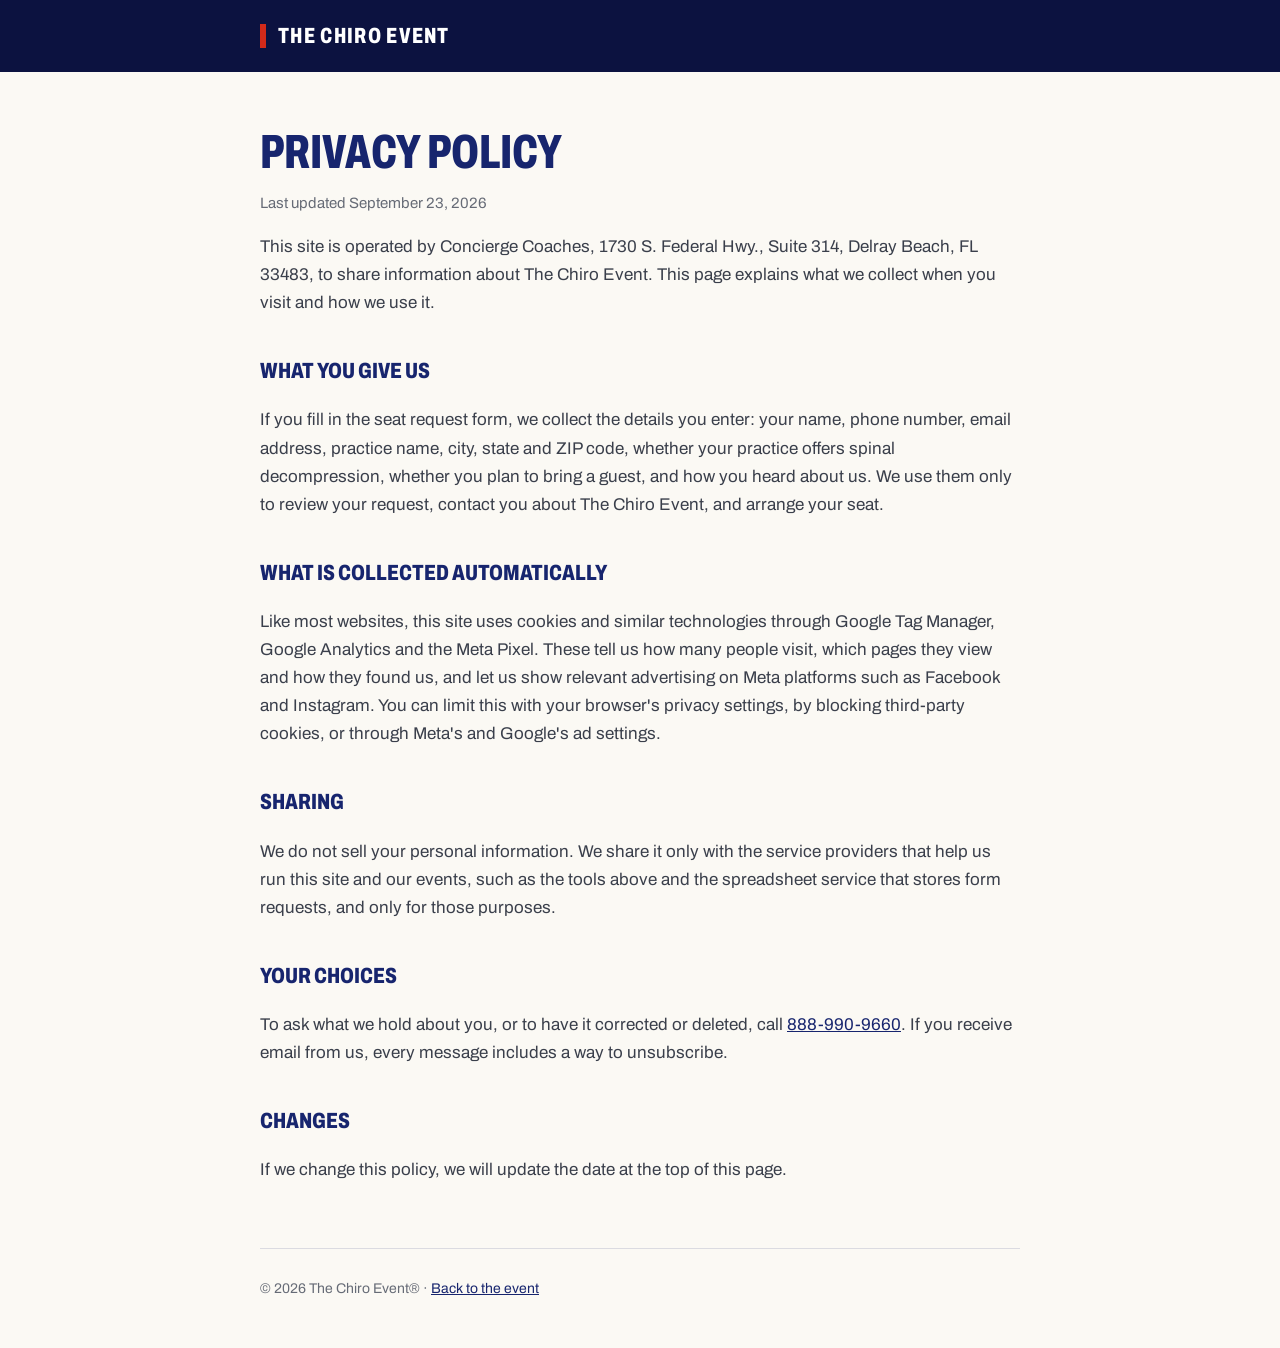
<file: privacy.html>
<!DOCTYPE html>
<html lang="en">
<head>
<meta charset="utf-8">
<meta name="viewport" content="width=device-width, initial-scale=1">
<title>Privacy Policy | The Chiro Event</title>
<meta name="robots" content="noindex">
<link rel="icon" type="image/png" href="assets/favicon.png">
<link href="https://fonts.googleapis.com/css2?family=Archivo:wdth,wght@62..125,400..900&display=swap" rel="stylesheet">
<style>
body{margin:0;background:#FBF9F4;color:#15171C;font-family:"Archivo",Arial,sans-serif;font-size:17px;line-height:1.65}
.top{background:#0C1240;padding:18px 0}
.wrap{max-width:760px;margin:0 auto;padding:0 24px}
.top a{color:#fff;text-decoration:none;font-stretch:70%;font-weight:800;font-size:22px;letter-spacing:.06em;border-left:6px solid #D22A1A;padding-left:12px}
h1{font-stretch:68%;font-weight:800;font-size:48px;text-transform:uppercase;color:#17256E;line-height:1;margin:56px 0 8px}
h2{font-stretch:75%;font-weight:800;font-size:22px;text-transform:uppercase;color:#17256E;margin:36px 0 8px}
p,li{color:#3A3F4B}
.date{color:#666B76;font-size:15px}
a{color:#17256E}
footer{margin-top:64px;padding:28px 0 48px;border-top:1px solid rgba(23,37,110,.14);font-size:14px;color:#666B76}
</style>
</head>
<body>
<div class="top"><div class="wrap"><a href="index.html">THE CHIRO EVENT</a></div></div>
<main class="wrap">
<h1>Privacy policy</h1>
<p class="date">Last updated September 23, 2026</p>

<p>This site is operated by Concierge Coaches, 1730 S. Federal Hwy., Suite 314, Delray Beach, FL 33483, to share information about The Chiro Event. This page explains what we collect when you visit and how we use it.</p>

<h2>What you give us</h2>
<p>If you fill in the seat request form, we collect the details you enter: your name, phone number, email address, practice name, city, state and ZIP code, whether your practice offers spinal decompression, whether you plan to bring a guest, and how you heard about us. We use them only to review your request, contact you about The Chiro Event, and arrange your seat.</p>

<h2>What is collected automatically</h2>
<p>Like most websites, this site uses cookies and similar technologies through Google Tag Manager, Google Analytics and the Meta Pixel. These tell us how many people visit, which pages they view and how they found us, and let us show relevant advertising on Meta platforms such as Facebook and Instagram. You can limit this with your browser's privacy settings, by blocking third-party cookies, or through Meta's and Google's ad settings.</p>

<h2>Sharing</h2>
<p>We do not sell your personal information. We share it only with the service providers that help us run this site and our events, such as the tools above and the spreadsheet service that stores form requests, and only for those purposes.</p>

<h2>Your choices</h2>
<p>To ask what we hold about you, or to have it corrected or deleted, call <a href="tel:+18889909660">888-990-9660</a>. If you receive email from us, every message includes a way to unsubscribe.</p>

<h2>Changes</h2>
<p>If we change this policy, we will update the date at the top of this page.</p>

<footer>&copy; 2026 The Chiro Event&reg; &middot; <a href="index.html">Back to the event</a></footer>
</main>
</body>
</html>
</file>
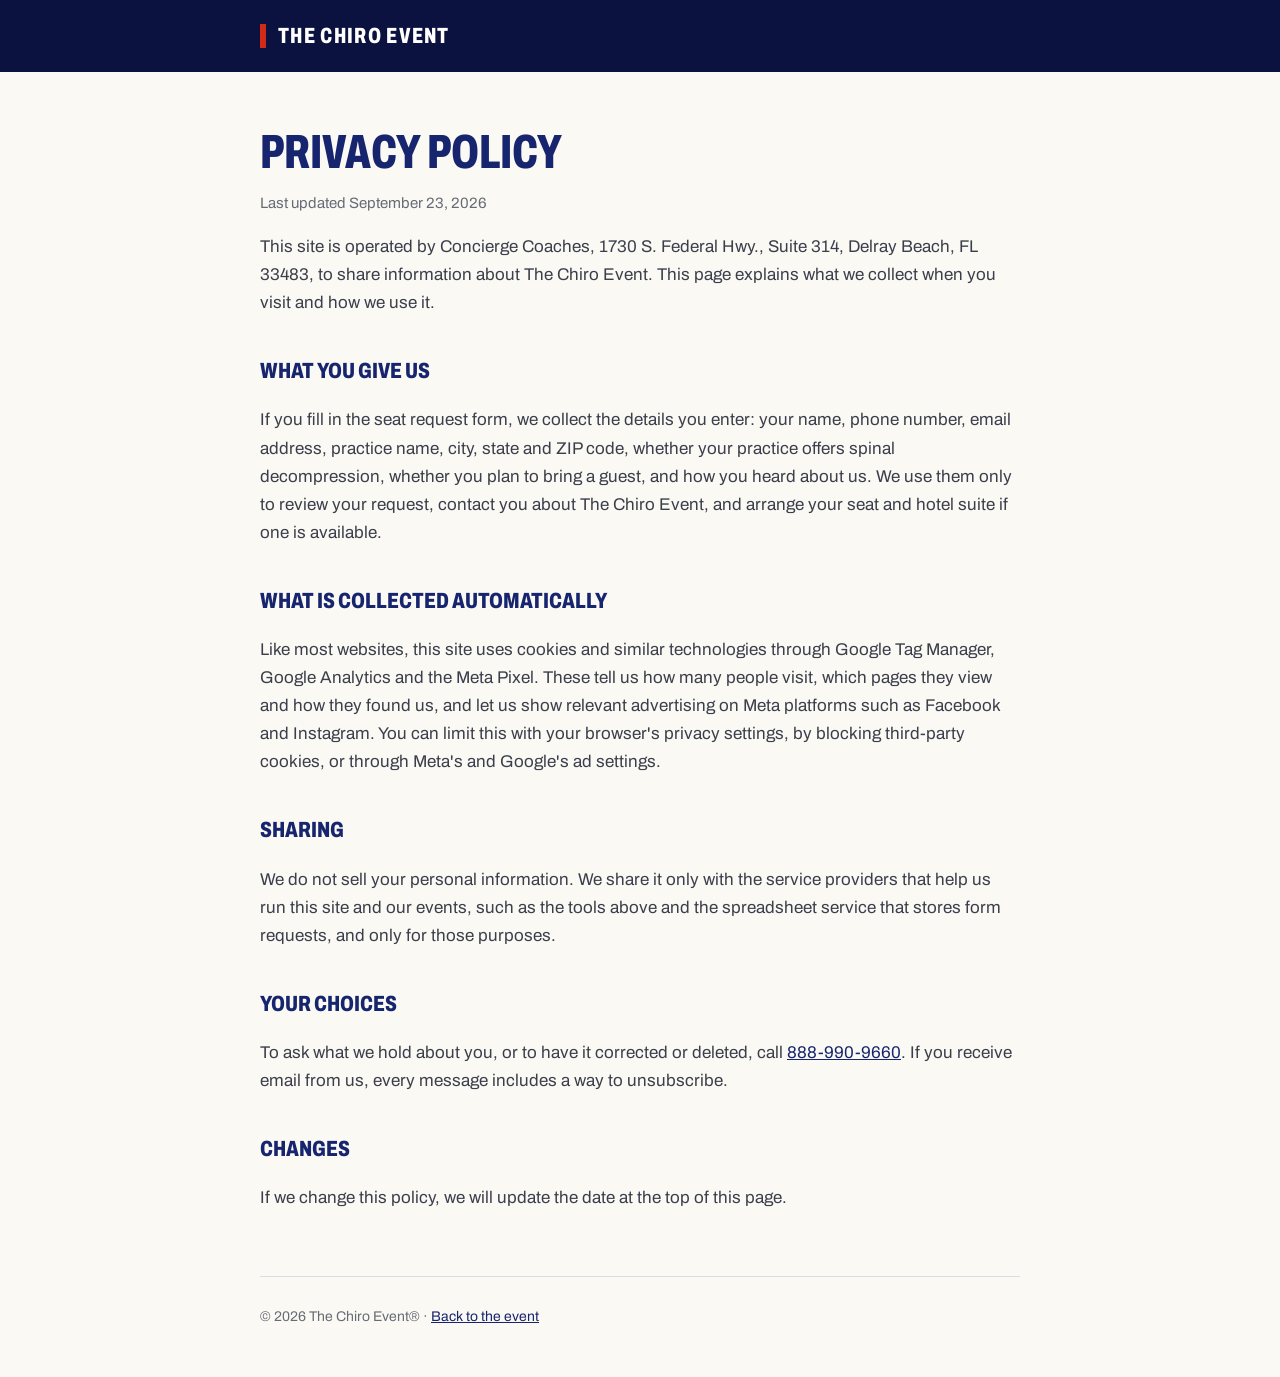
<file: b/privacy.html>
<!DOCTYPE html>
<html lang="en">
<head>
<meta charset="utf-8">
<meta name="viewport" content="width=device-width, initial-scale=1">
<title>Privacy Policy | The Chiro Event</title>
<meta name="robots" content="noindex">
<link rel="icon" type="image/png" href="assets/favicon.png">
<link href="https://fonts.googleapis.com/css2?family=Archivo:wdth,wght@62..125,400..900&display=swap" rel="stylesheet">
<style>
body{margin:0;background:#FBF9F4;color:#15171C;font-family:"Archivo",Arial,sans-serif;font-size:17px;line-height:1.65}
.top{background:#0C1240;padding:18px 0}
.wrap{max-width:760px;margin:0 auto;padding:0 24px}
.top a{color:#fff;text-decoration:none;font-stretch:70%;font-weight:800;font-size:22px;letter-spacing:.06em;border-left:6px solid #D22A1A;padding-left:12px}
h1{font-stretch:68%;font-weight:800;font-size:48px;text-transform:uppercase;color:#17256E;line-height:1;margin:56px 0 8px}
h2{font-stretch:75%;font-weight:800;font-size:22px;text-transform:uppercase;color:#17256E;margin:36px 0 8px}
p,li{color:#3A3F4B}
.date{color:#666B76;font-size:15px}
a{color:#17256E}
footer{margin-top:64px;padding:28px 0 48px;border-top:1px solid rgba(23,37,110,.14);font-size:14px;color:#666B76}
</style>
</head>
<body>
<div class="top"><div class="wrap"><a href="index.html">THE CHIRO EVENT</a></div></div>
<main class="wrap">
<h1>Privacy policy</h1>
<p class="date">Last updated September 23, 2026</p>

<p>This site is operated by Concierge Coaches, 1730 S. Federal Hwy., Suite 314, Delray Beach, FL 33483, to share information about The Chiro Event. This page explains what we collect when you visit and how we use it.</p>

<h2>What you give us</h2>
<p>If you fill in the seat request form, we collect the details you enter: your name, phone number, email address, practice name, city, state and ZIP code, whether your practice offers spinal decompression, whether you plan to bring a guest, and how you heard about us. We use them only to review your request, contact you about The Chiro Event, and arrange your seat and hotel suite if one is available.</p>

<h2>What is collected automatically</h2>
<p>Like most websites, this site uses cookies and similar technologies through Google Tag Manager, Google Analytics and the Meta Pixel. These tell us how many people visit, which pages they view and how they found us, and let us show relevant advertising on Meta platforms such as Facebook and Instagram. You can limit this with your browser's privacy settings, by blocking third-party cookies, or through Meta's and Google's ad settings.</p>

<h2>Sharing</h2>
<p>We do not sell your personal information. We share it only with the service providers that help us run this site and our events, such as the tools above and the spreadsheet service that stores form requests, and only for those purposes.</p>

<h2>Your choices</h2>
<p>To ask what we hold about you, or to have it corrected or deleted, call <a href="tel:+18889909660">888-990-9660</a>. If you receive email from us, every message includes a way to unsubscribe.</p>

<h2>Changes</h2>
<p>If we change this policy, we will update the date at the top of this page.</p>

<footer>&copy; 2026 The Chiro Event&reg; &middot; <a href="index.html">Back to the event</a></footer>
</main>
</body>
</html>
</file>
